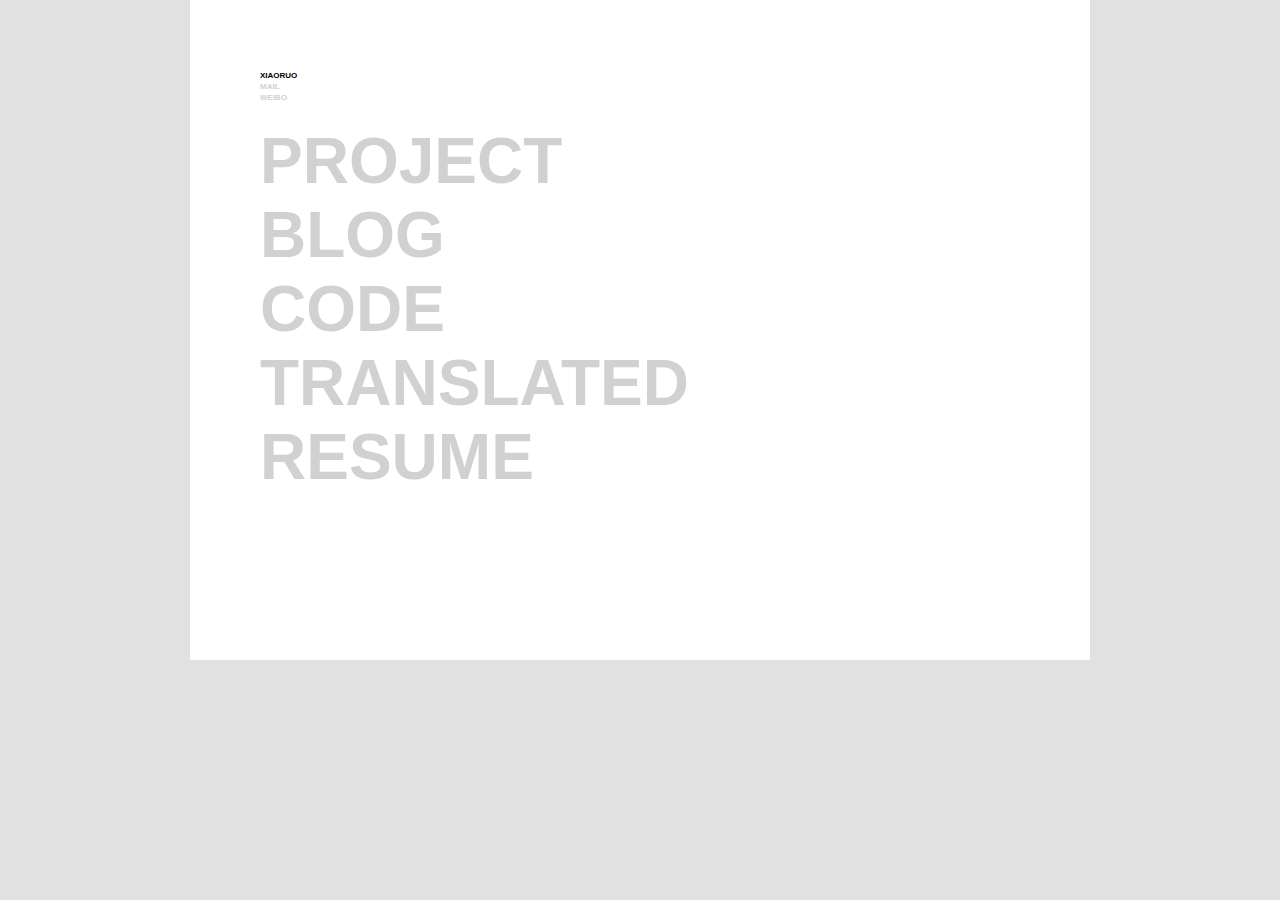
<file: index.html>
<!DOCTYPE html>
<html lang="en">
<head>
    <meta charset="UTF-8">
    <title>晓婼</title>
    <link rel="icon" href="./images/logo.ioc" type="image/x-iocn">
    <link rel="stylesheet" href="./css/main.css"></head>
<body>
    <div class="main" id="main">
        <ul class="small">
            <li>
                <a href="javascript:void(0);" class="author" id="author">XIAORUO</li>
            </a>
            <li>
                <a href="mailto:tian.ruo@outlook.com" target="_blank">MAIL</li>
            </a>
            <li>
                <a href="http://weibo.com/u/3315650703" target="_blank">WEIBO</li>
            </a>
        </ul>
        <ul class="big">
            <li>
                <a href="./project/project.html">PROJECT</li>
            </a>
            <li>
                <a href="http://www.cnblogs.com/xiaoruo/" target="_blank">BLOG</li>
            </a>
            <li>
                <a href="github.com/xiaoruo" target="_blank">CODE</li>
            </a>
            <li>
                <a href="http://www.w3cplus.com/blogs/%E6%99%93%E5%A9%BC" target="_blank">TRANSLATED</li>
            </a>
            <li>
                <a href="resume.html">RESUME</li>
            </a>
        </ul>
    </div>
    <div class="popups none" id="popups">
        <!-- <div class="my-photo"></div> -->
        <p>
            晓婼
            <span>——大连民族大学在校生，热爱前端，热爱美食。希望加入一个优秀的团队，快乐的工作，快乐的玩耍~~</span>
        </p>
        <p>
            <span>TIAN.RUO@OUTLOOK.COM</span> /
            <span>188 4082 1390</span>
        </p>
    </div>
    <script src="./js/tool.js"></script>
    <script src="./js/main.js"></script>
    <script>
        xiaoRuo.popups();
    </script>
</body>
</html>
</file>
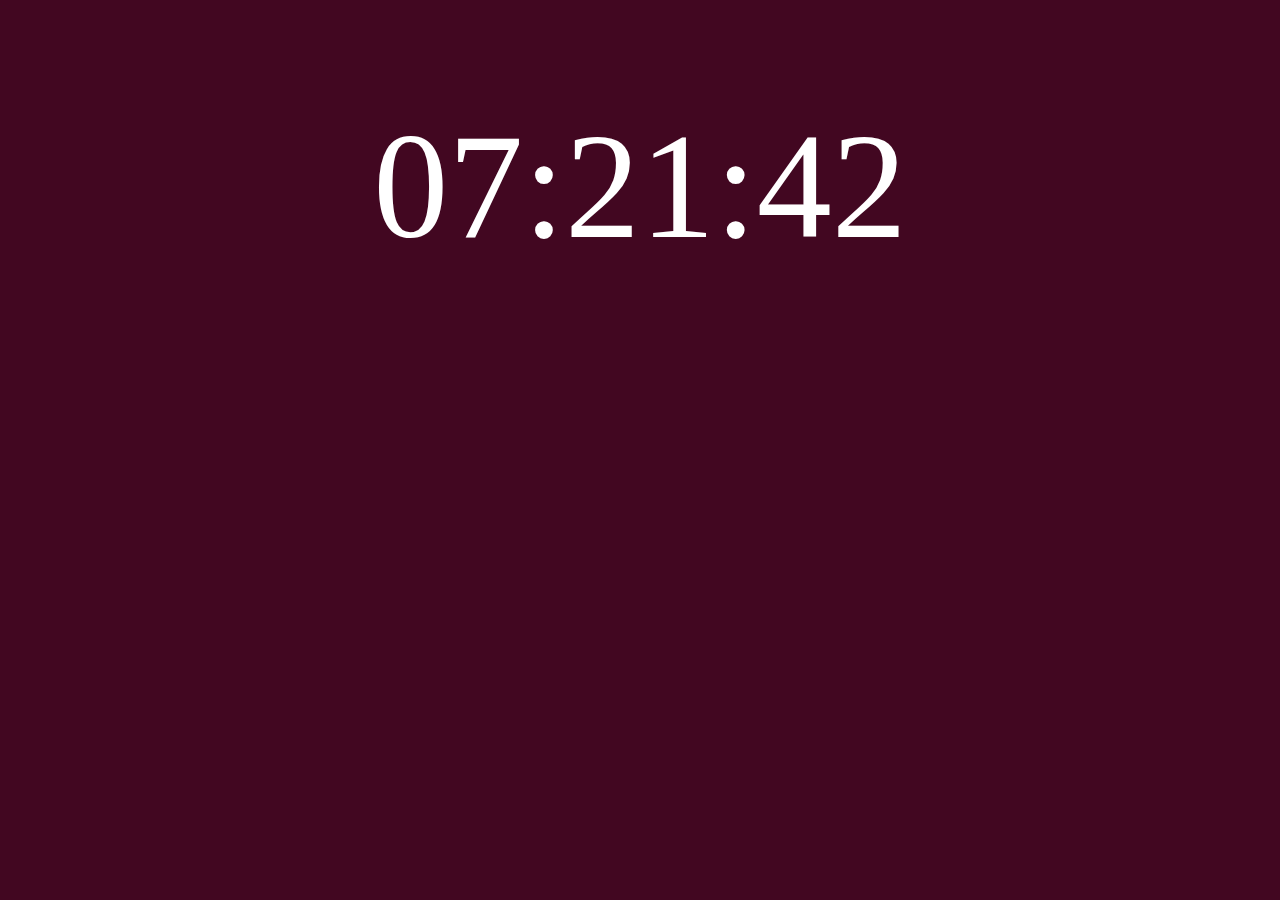
<file: project/backgroundTime/index.html>
<!DOCTYPE html>
<html lang="en">
<head>
	<meta charset="UTF-8">
	<title>时间背景色</title>
	<style>
		#time{
			width: 700px;
			height: 300px;
			margin: 100px auto;
			font-size: 150px;
			text-align: center;
			color:#fff;
		}
	</style>
</head>
<body>
	<div id="time"></div>
</body>
<script>
	showTimes();
	function showTimes() {
		var t = new Date();
		var hour = t.getHours() <= 9 ? '0' + t.getHours() : t.getHours();
		var minute = t.getMinutes() <= 9 ? '0' + t.getMinutes() : t.getMinutes();
		var second = t.getSeconds() <= 9 ? '0' + t.getSeconds() : t.getSeconds();
		var show =  hour + ":" + minute + ":" + second + " " ;
		var time = document.getElementById("time");
		time.innerHTML = show;
		var bgColor  = "#" + second + hour+ minute;
		document.body.style.backgroundColor = bgColor;
		setTimeout(showTimes,1000);
	}
</script>
</html>
</file>
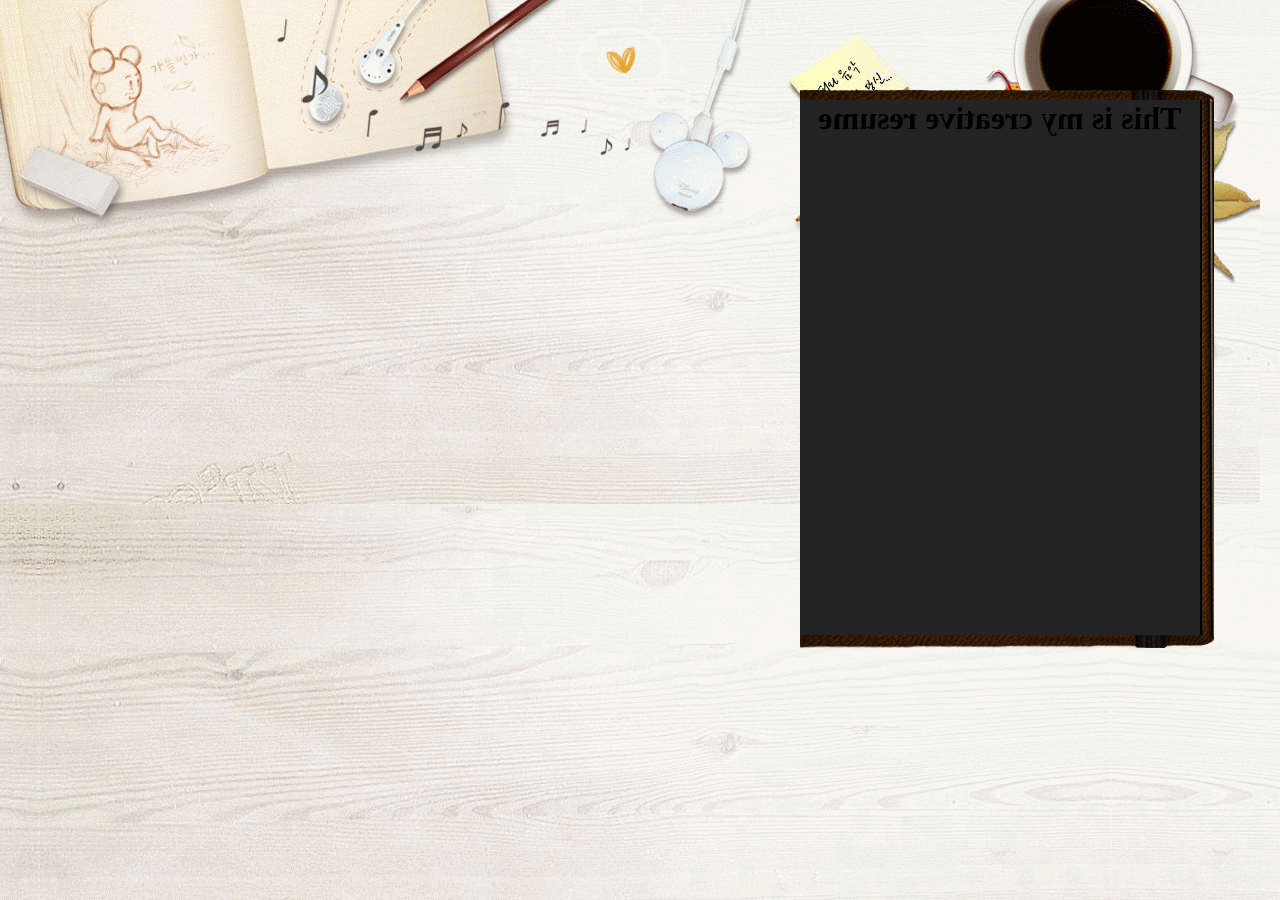
<file: project/css3Book/index.html>
<!DOCTYPE html>
<html lang="en">
<head>
	<meta charset="UTF-8">
	<link rel="stylesheet" href="./css/css3.css">
	<title>my book</title>
</head>
<body>
	<div id="myBook">
		<div class="book">
			<div>
				<div class="left"></div>
				<div class="right">
					<h1>This is my creative resume</h1>
				</div>
			</div>
			<div>
				<div class="book-pages left">
					<p>1</p>
					<div class="photo"></div>
					<div class="hello">HELLO，很荣幸您可以翻阅我的书籍~</div>
					<div class="schedule schedule_1"style="background: url(./images/100.png)">100%</div>
					<div class="schedule schedule_2" style="background: url(./images/2.png)">70%</div>
					<div class="schedule schedule_3" style="background: url(./images/60.png)">60%</div>
					<div class="schedule schedule_4" style="background: url(./images/50.png)">50%</div>
				</div>
				<div class="book-pages right">
					<p>2</p>
				</div>
			</div>
			<div>
				<div class="book-pages left">
					<p>3</p>
				</div>
				<div class="book-pages right">
					<p>4</p>
				</div>
			</div>
			<div>
				<div class="book-pages left">
					<p>5</p>
				</div>
				<div class="book-pages right">
					<p>6</p>
				</div>
			</div>
			<div>
				<div class="book-pages left">
					<p>7</p>
				</div>
				<div class="book-pages right"></div>
			</div>
		</div>
	</div>
	<script type="text/javascript">
		var books = document.querySelectorAll('.book');
		for (var i = 0; i < books.length; i++) {
			var book = books[i];
			var pages = book.childNodes;
			for (var j = 0; j < pages.length; j++) {
			    if (pages[j].tagName == "DIV") {
				    setTransform(pages[j], 'translate3d(0px, 0px, '+(-j)+'px)');
			    }
		    }
		}
		var px,py,sx,sy,down,rot=0,rotX=0,rotY=0,cancel;
		var cardPage = document.querySelector('#myBook > div');
		var pages = document.querySelectorAll('#myBook > div > div');
		var currentPage = 0;
		window.onmousedown = function(ev) {
			down = true;
			cancel = false;
			sx = px = ev.clientX;
			sy = py = ev.clientY;
			ev.preventDefault();
		}
		window.onmouseup = function(ev) {
			down = false;
		}
		window.onmousemove = function(ev) {
			if (down) {
			    var x = ev.clientX;
			    var y = ev.clientY;
			    var dx = x-px;
			    px = x;
			    cancel = cancel || ((x-sx)*(x-sx)+(y-sy)*(y-sy) > 25);
			    rotY -= dx * 1;
			    setTransform(cardPage, 'rotateY('+rotY+'deg)');
			    ev.preventDefault();
			}
		}
		window.onclick = function(ev) {
			if (cancel) return;
			if (ev.clientX < 800) {
				previousPage();
			} else {
				nextPage();
			}
			ev.preventDefault();
		}
		function previousPage(){
			if (currentPage > 0) {
				currentPage--;
				setTransform(pages[currentPage], 'translate3d(0px,0px,'+(-currentPage)+'px) rotateY(0deg)');
			}
		}
		function nextPage(){
			if (currentPage < pages.length) {
				setTransform(pages[currentPage], 'translate3d(0px,0px,'+currentPage+'px) rotateY(-150deg)');
				currentPage++;
			}
		}
		function setTransform(e,v){
			var s = e.style;
			s.webkitTransform =
			s.MozTransform =
			s.msTransform =
			s.OTransform =
			s.transform = v;
		}
	</script></body>
</html>
</file>
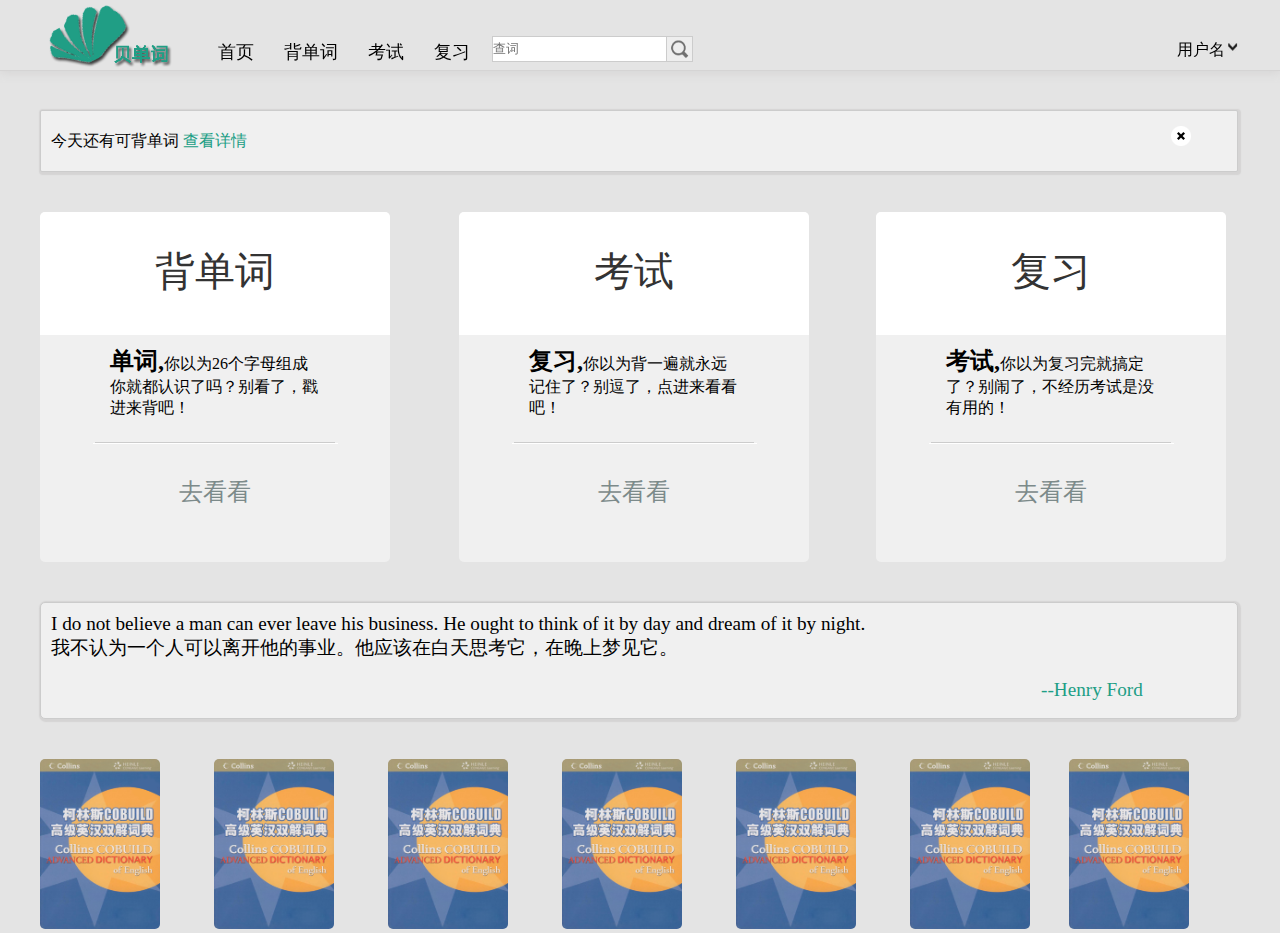
<file: project/EnglishWord/index.html>
<!DOCTYPE html>
<html lang="en">
	<head>
		<meta charset="UTF-8">
		<title>贝单词</title>
		<link rel="icon" href="./images/title.ioc" type="image/x-iocn" />
		<link rel="stylesheet" href="./css/main.css" type="text/css">
		<link rel="stylesheet" href="./css/nav.css" type="text/css">
		<link rel="stylesheet" href="./css/font-awesome.min.css" type="text/css">
		<script type="text/javascript" src="./js/jquery-2.1.1.min.js"></script>
		<script type="text/javascript" src="./js/main.js"></script>
	</head>
	<body>
		<div class="nav">
			<div class="nav-main">
				<a class="logo" href="#"><img src="./images/logo.png"></a>
				<ul>
					<li><a href="#">首页</a></li>
					<li><a href="#">背单词</a></li>
					<li><a href="#">考试</a></li>
					<li><a href="#">复习</a></li>
				</ul>
				<form action="url">
					<input type="text" name="search" placeholder="查词" />
					<input class="search" type="image" src="./images/search.png" />
				</form>
				<div id="select" onmouseover="overDiv()" onmouseout="outDiv()">
					<a class="name" href="#">用户名<img src="./images/navdown.png"></a>
					<div id="select2">
						<div class="first">
							<a href="#">错过的单词</a>
							<a href="#">我的等级</a>
						</div>
						<div class="second">
							<a href="#">设置</a>
							<a href="#">退出</a>
						</div>
					</div>
				</div>

			</div>
		</div>
		<!-- 导航栏 -->
		<div style="height:110px;width:100%"></div>
		<!-- 填充导航固定布局 -->
		 <div class="main">
			<div id="prompt">
				<span>今天还有可背单词</span>
				<a href="#">查看详情</a>
				<a class="cancel" href="javascript:cancel()"></a>
			</div><!-- 提示条 -->
			<div class="row">
				<a class="span1">
					<div class="span-top">背单词</div>
					<div class="word">
						<b>单词,</b>你以为26个字母组成你就都认识了吗？别看了，戳进来背吧！
					</div>
					<div class="span3">
						去看看
					</div>
				</a>
				<a class="span1">
					<div class="span-top">考试</div>
					<div class="word">
						<b>复习,</b>你以为背一遍就永远记住了？别逗了，点进来看看吧！
					</div>
					<div class="span3">
						去看看
					</div>
				</a>
				<a class="span2">
					<div class="span-top">复习</div>
					<div class="word">
						<b>考试,</b>你以为复习完就搞定了？别闹了，不经历考试是没有用的！
					</div>
					<div class="span3">
						去看看
					</div>
				</a>
			</div>	<!-- 块状导航 -->
			<div class="famous">
				<p>I do not believe a man can ever leave his business. He ought to think of it by day and dream of it by night.</p>
				<p>我不认为一个人可以离开他的事业。他应该在白天思考它，在晚上梦见它。</p>
				<br />
				<p class="people">--Henry Ford</p>
			</div> <!-- 名人名言 -->
				<div class="footer">
				<a class="book" href="#"><img src="./images/book.png" alt=""></a>
				<a class="book" href="#"><img src="./images/book.png" alt=""></a>
				<a class="book" href="#"><img src="./images/book.png" alt=""></a>
				<a class="book" href="#"><img src="./images/book.png" alt=""></a>
				<a class="book" href="#"><img src="./images/book.png" alt=""></a>
				<a class="book" href="#"><img src="./images/book.png" alt=""></a>
				<a class="book2" href="#"><img src="./images/book.png" alt=""></a>
			</div>
		</div> 
	</body>
</html>
</file>
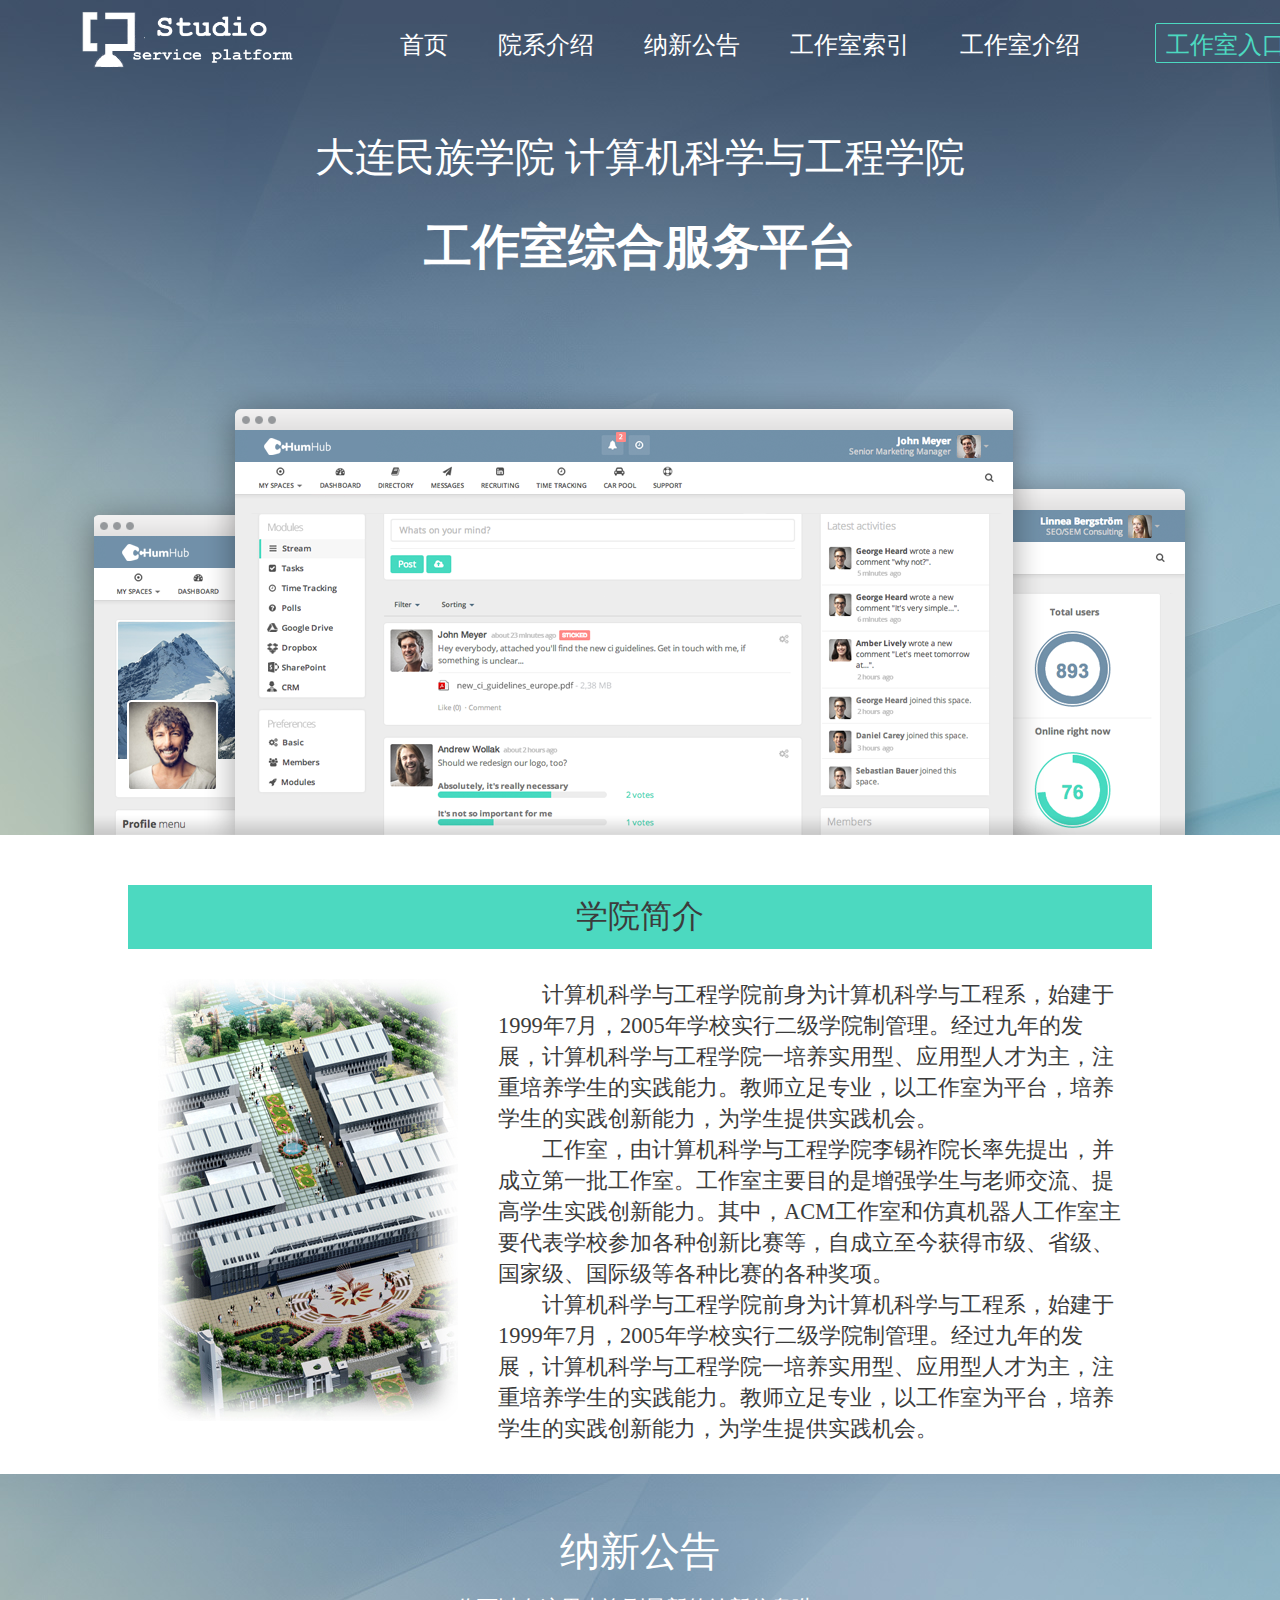
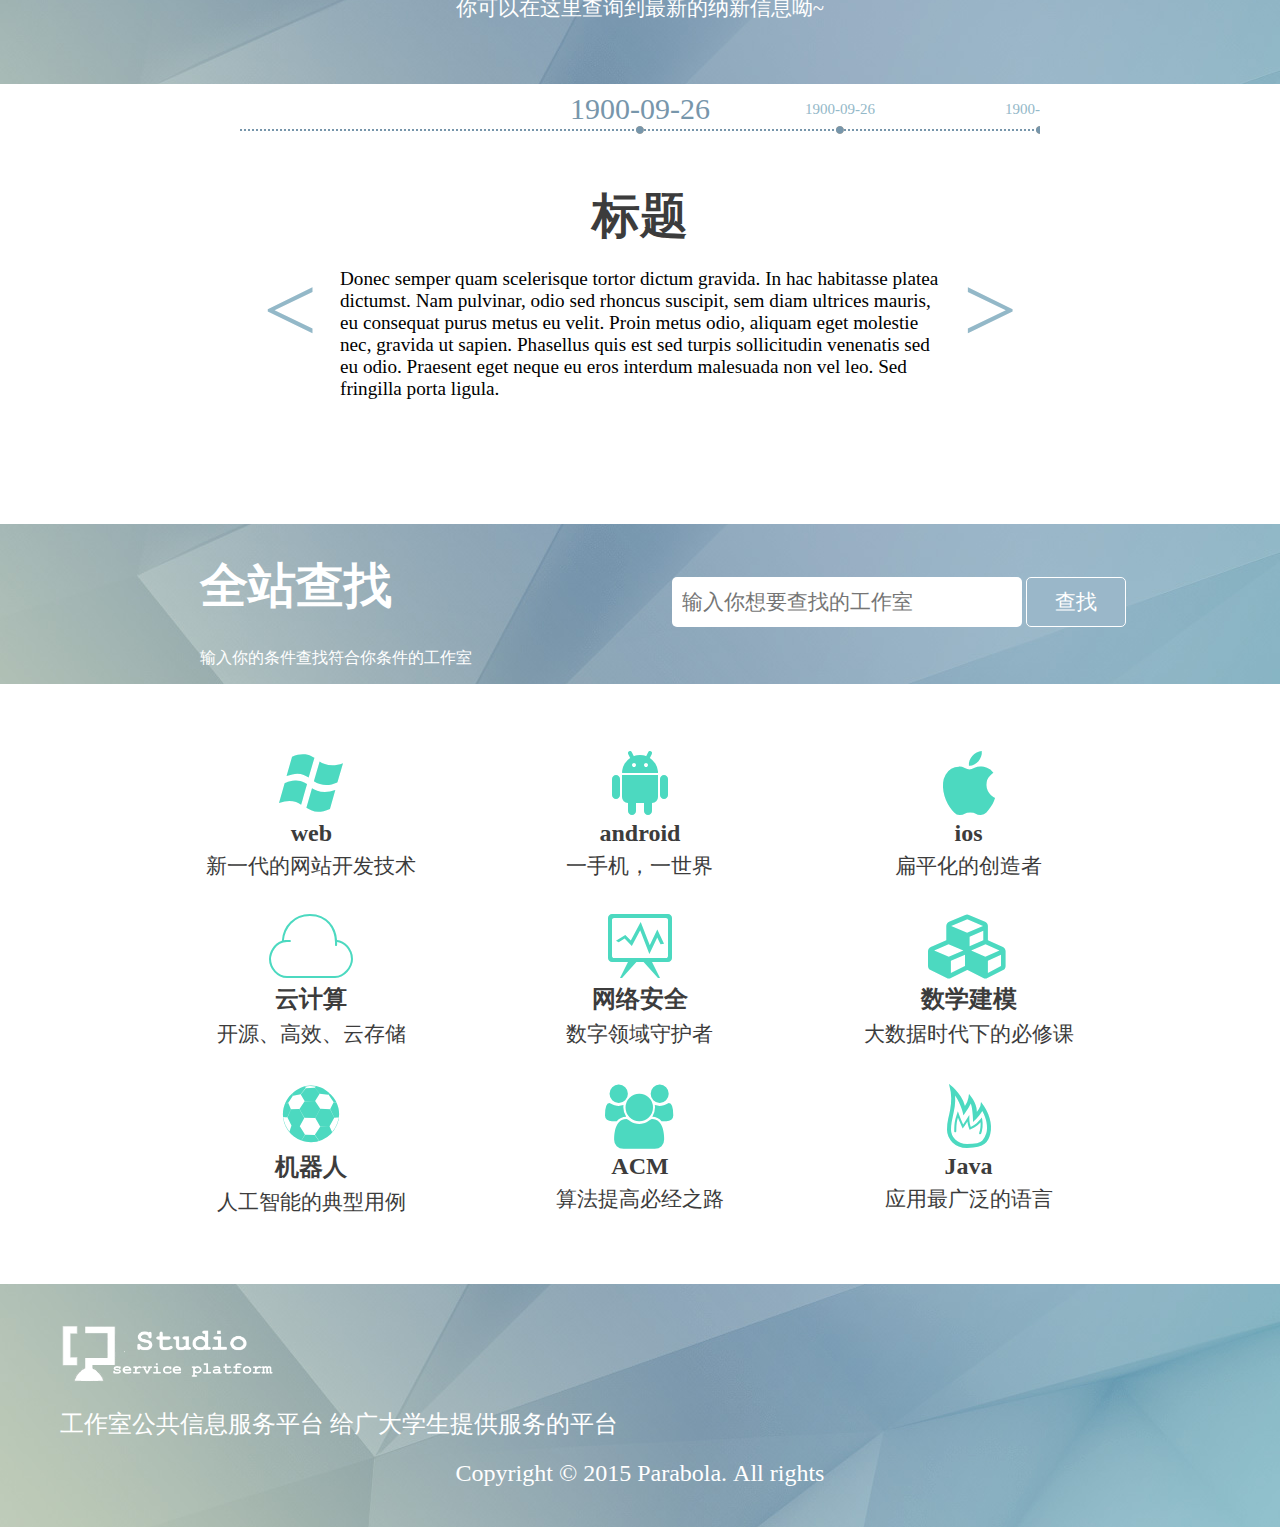
<file: project/gongzuoshi/index.html>
<!DOCTYPE html>
<html lang="en">
<head>
	<meta charset="UTF-8">
	<title>工作室综合信息服务平台</title>
	<link rel="icon" href="./images/ioc.ioc" type="image/x-iocn">
	<link rel="stylesheet" type="text/css" href="./css/total.css">
	<link rel="stylesheet" type="text/css" href="./css/main.css">
	<link rel="stylesheet" href="./css/style.css">
	<!--[if lt IE 8]>
	<link rel="stylesheet" href="./css/ie7.css">
	<![endif]-->
	<script src="./js/jquery.1.4.2-min.js" type="text/javascript"></script>
	<script src="./js/jquery.color.js" type="text/javascript"></script>
	<script src="./js/jquery.timelinr-0.9.3.js" type="text/javascript"></script>
	<script src="./js/main.js" type="text/javascript"></script>
</head>
<body>
	<div id="top" class="nav clearfix">
		<a class="nav-logo" href="#top">
			<img src="./images/logo.png" alt=""></a>
		<ul class="nav-bar clearfix">
			<li>
				<a href="#top">首页</a>
			</li>
			<li>
				<a href="#college">院系介绍</a>
			</li>
			<li>
				<a href="#notice">纳新公告</a>
			</li>
			<li>
				<a href="#search">工作室索引</a>
			</li>
			<li>
				<a href="introduce.html">工作室介绍</a>
			</li>
		</ul>
		<a class="nav-bgd" href="#">工作室入口</a>
	</div>
	<h2>大连民族学院&nbsp;计算机科学与工程学院</h2>
	<h1>工作室综合服务平台</h1>
	<div class="public"></div>
	<!-- 第一部分 -->
	<div id="college"class="clearfix">
		<h3>学院简介</h3>
		<div class="college-left clearfix">
			<img src="./images/bgg.jpg">
			　　计算机科学与工程学院前身为计算机科学与工程系，始建于1999年7月，2005年学校实行二级学院制管理。经过九年的发展，计算机科学与工程学院一培养实用型、应用型人才为主，注重培养学生的实践能力。教师立足专业，以工作室为平台，培养学生的实践创新能力，为学生提供实践机会。
			<br/>
			　　工作室，由计算机科学与工程学院李锡祚院长率先提出，并成立第一批工作室。工作室主要目的是增强学生与老师交流、提高学生实践创新能力。其中，ACM工作室和仿真机器人工作室主要代表学校参加各种创新比赛等，自成立至今获得市级、省级、国家级、国际级等各种比赛的各种奖项。<br/>
			　　计算机科学与工程学院前身为计算机科学与工程系，始建于1999年7月，2005年学校实行二级学院制管理。经过九年的发展，计算机科学与工程学院一培养实用型、应用型人才为主，注重培养学生的实践能力。教师立足专业，以工作室为平台，培养学生的实践创新能力，为学生提供实践机会。
		</div>
	</div>
	<!-- 第二部分 -->
	<div id="notice">
		<div class="notice-head">
			<h2>纳新公告</h2>
			<p>你可以在这里查询到最新的纳新信息呦~</p>
		</div>
		<div class="notice-main">
			<div id="timeline">
				<ul id="dates">
					<li><a href="javascript:void(0)">1900-09-26</a></li>
					<li><a href="javascript:void(0)">1900-09-26</a></li>
					<li><a href="javascript:void(0)">1900-09-26</a></li>
					<li><a href="javascript:void(0)">1900-09-26</a></li>
					<li><a href="javascript:void(0)">1900-09-26</a></li>
					<li><a href="javascript:void(0)">1900-09-26</a></li>
					<li><a href="javascript:void(0)">1900-09-26</a></li>
					<li><a href="javascript:void(0)">1900-09-26</a></li>
					<li><a href="javascript:void(0)">1900-09-26</a></li>
					<li><a href="javascript:void(0)">1900-09-26</a></li>
				</ul>
				<ul id="issues">
					<li id="#1900">
						<h1>标题</h1>
						<p>Donec semper quam scelerisque tortor dictum gravida. In hac habitasse platea dictumst. Nam pulvinar, odio sed rhoncus suscipit, sem diam ultrices mauris, eu consequat purus metus eu velit. Proin metus odio, aliquam eget molestie nec, gravida ut sapien. Phasellus quis est sed turpis sollicitudin venenatis sed eu odio. Praesent eget neque eu eros interdum malesuada non vel leo. Sed fringilla porta ligula.</p>
					</li>
					<li id="#1930">
						<h1>标题</h1>
						<p>Donec semper quam scelerisque tortor dictum gravida. In hac habitasse platea dictumst. Nam pulvinar, odio sed rhoncus suscipit, sem diam ultrices mauris, eu consequat purus metus eu velit. Proin metus odio, aliquam eget molestie nec, gravida ut sapien. Phasellus quis est sed turpis sollicitudin venenatis sed eu odio. Praesent eget neque eu eros interdum malesuada non vel leo. Sed fringilla porta ligula.</p>
					</li>
					<li id="#1944">
						<h1>标题</h1>
						<p>Donec semper quam scelerisque tortor dictum gravida. In hac habitasse platea dictumst. Nam pulvinar, odio sed rhoncus suscipit, sem diam ultrices mauris, eu consequat purus metus eu velit. Proin metus odio, aliquam eget molestie nec, gravida ut sapien. Phasellus quis est sed turpis sollicitudin venenatis sed eu odio. Praesent eget neque eu eros interdum malesuada non vel leo. Sed fringilla porta ligula.</p>
					</li>
					<li id="#1950">
						<h1>标题</h1>
						<p>Donec semper quam scelerisque tortor dictum gravida. In hac habitasse platea dictumst. Nam pulvinar, odio sed rhoncus suscipit, sem diam ultrices mauris, eu consequat purus metus eu velit. Proin metus odio, aliquam eget molestie nec, gravida ut sapien. Phasellus quis est sed turpis sollicitudin venenatis sed eu odio. Praesent eget neque eu eros interdum malesuada non vel leo. Sed fringilla porta ligula.</p>
					</li>
					<li id="#1971">
						<h1>标题</h1>
						<p>Donec semper quam scelerisque tortor dictum gravida. In hac habitasse platea dictumst. Nam pulvinar, odio sed rhoncus suscipit, sem diam ultrices mauris, eu consequat purus metus eu velit. Proin metus odio, aliquam eget molestie nec, gravida ut sapien. Phasellus quis est sed turpis sollicitudin venenatis sed eu odio. Praesent eget neque eu eros interdum malesuada non vel leo. Sed fringilla porta ligula.</p>
					</li>
					<li id="#1977">
						<h1>标题</h1>
						<p>Donec semper quam scelerisque tortor dictum gravida. In hac habitasse platea dictumst. Nam pulvinar, odio sed rhoncus suscipit, sem diam ultrices mauris, eu consequat purus metus eu velit. Proin metus odio, aliquam eget molestie nec, gravida ut sapien. Phasellus quis est sed turpis sollicitudin venenatis sed eu odio. Praesent eget neque eu eros interdum malesuada non vel leo. Sed fringilla porta ligula.</p>
					</li>
					<li id="#1989">
						<h1>标题</h1>
						<p>Donec semper quam scelerisque tortor dictum gravida. In hac habitasse platea dictumst. Nam pulvinar, odio sed rhoncus suscipit, sem diam ultrices mauris, eu consequat purus metus eu velit. Proin metus odio, aliquam eget molestie nec, gravida ut sapien. Phasellus quis est sed turpis sollicitudin venenatis sed eu odio. Praesent eget neque eu eros interdum malesuada non vel leo. Sed fringilla porta ligula.</p>
					</li>
					<li id="#1999">
						<h1>标题</h1>
						<p>Donec semper quam scelerisque tortor dictum gravida. In hac habitasse platea dictumst. Nam pulvinar, odio sed rhoncus suscipit, sem diam ultrices mauris, eu consequat purus metus eu velit. Proin metus odio, aliquam eget molestie nec, gravida ut sapien. Phasellus quis est sed turpis sollicitudin venenatis sed eu odio. Praesent eget neque eu eros interdum malesuada non vel leo. Sed fringilla porta ligula.</p>
					</li>
					<li id="#2001">
						<h1>标题</h1>
						<p>Donec semper quam scelerisque tortor dictum gravida. In hac habitasse platea dictumst. Nam pulvinar, odio sed rhoncus suscipit, sem diam ultrices mauris, eu consequat purus metus eu velit. Proin metus odio, aliquam eget molestie nec, gravida ut sapien. Phasellus quis est sed turpis sollicitudin venenatis sed eu odio. Praesent eget neque eu eros interdum malesuada non vel leo. Sed fringilla porta ligula.</p>
					</li>
					<li id="#2011">
						<h1>标题</h1>
						<p>Donec semper quam scelerisque tortor dictum gravida. In hac habitasse platea dictumst. Nam pulvinar, odio sed rhoncus suscipit, sem diam ultrices mauris, eu consequat purus metus eu velit. Proin metus odio, aliquam eget molestie nec, gravida ut sapien. Phasellus quis est sed turpis sollicitudin venenatis sed eu odio. Praesent eget neque eu eros interdum malesuada non vel leo. Sed fringilla porta ligula.</p>
					</li>
				</ul>
				<div id="grad_left"></div>
				<div id="grad_right"></div>
				<a href="javascript:void(0)" id="next">&gt;</a>
				<a href="javascript:void(0)" id="prev">&lt;</a>
			</div>
		</div>
	</div>
	<div id="search" class="clearfix">
		<div class="search-left">
			<h1>全站查找</h1>
			<p>输入你的条件查找符合你条件的工作室</p>
		</div>
		<div class="search-right">
			<form action="">
				<input type="text" placeholder="输入你想要查找的工作室"/>
				<input type="submit" value="查找" />
			</form>
		</div>
	</div>
	<!-- 第三部分 -->
	<div class="guide">
		<table>
			<tr>
				<td >
					<a href="#">
						<span class="icon icon-windows"></span>
						<h3>web</h3>
						<p>新一代的网站开发技术</p>
					</a>
				</td>
				<td> 
					<a href="#">
						<span class="icon icon-android"></span>
						<h3>android</h3>
						<p>一手机，一世界</p>
					</a>
				</td>
				<td>
					<a href="#">
						<span class="icon icon-apple"></span>
						<h3>ios</h3>
						<p>扁平化的创造者</p>
					</a>
				</td>
			</tr>
			<tr>
				<td>
					<a href="#">
						<span class="icon icon-cloud"></span>
						<h3>云计算</h3>
						<p>开源、高效、云存储</p>
					</a>
				</td>
				<td>
					<a href="#">
						<span class="icon icon-stats"></span>
						<h3>网络安全</h3>
						<p>数字领域守护者</p>
					</a>
				</td>
				<td>
					<a href="#">
						<span class="icon icon-cubes"></span>
						<h3>数学建模</h3>
						<p>大数据时代下的必修课</p>
					</a>
				</td>
			</tr>
			<tr>
				<td>
					<a href="#">
						<span class="icon icon-soccer"></span>
						<h3>机器人</h3>
						<p>人工智能的典型用例</p>
					</a>
				</td>
				<td>
					<a href="#">
						<span class="icon icon-group"></span>
						<h3>ACM</h3>
						<p>算法提高必经之路</p>
					</a>
				</td>
				<td>
					<a href="#">
						<span class="icon icon-fire"></span>
						<h3>Java</h3>
						<p>应用最广泛的语言</p>
					</a>
				</td>
			</tr>
		</table>
	</div>
	<!-- 第四部分 -->
	<div class="footer">
		<img class="footer-logo" src="./images/logo.png" />
		<p class="footer-introduce">
			工作室公共信息服务平台 给广大学生提供服务的平台
		</p>
		<p class="footer-copy">
			Copyright &copy; 2015&nbsp;Parabola.&nbsp;All rights
		</p>
	</div>
	<!-- 第五部分 -->
	<div class="backtop icon icon-chevron-up"></div>
	<!-- 返回顶部 -->
	<div id="nav-new">
		<div class="nav clearfix">
			<a class="nav-logo" href="#top">
				<img src="./images/logos.png">
			</a>
			<ul class="nav-bar clearfix">
				<li>
					<a href="#top">首页</a>
				</li>
				<li>
					<a href="#college">院系介绍</a>
				</li>
				<li>
					<a href="#notice">纳新公告</a>
				</li>
				<li>
					<a href="#search">工作室索引</a>
				</li>
				<li>
					<a href="introduce.html">工作室介绍</a>
				</li>
			</ul>
			<a class="nav-bgd" href="#">工作室入口</a>
		</div>
	</div>
	<script>
		$(function() {
			mouseHover();
			backTop();
			showNav();
			skip();
			$().timelinr();
		});
	</script>
</body>
</html>
</file>
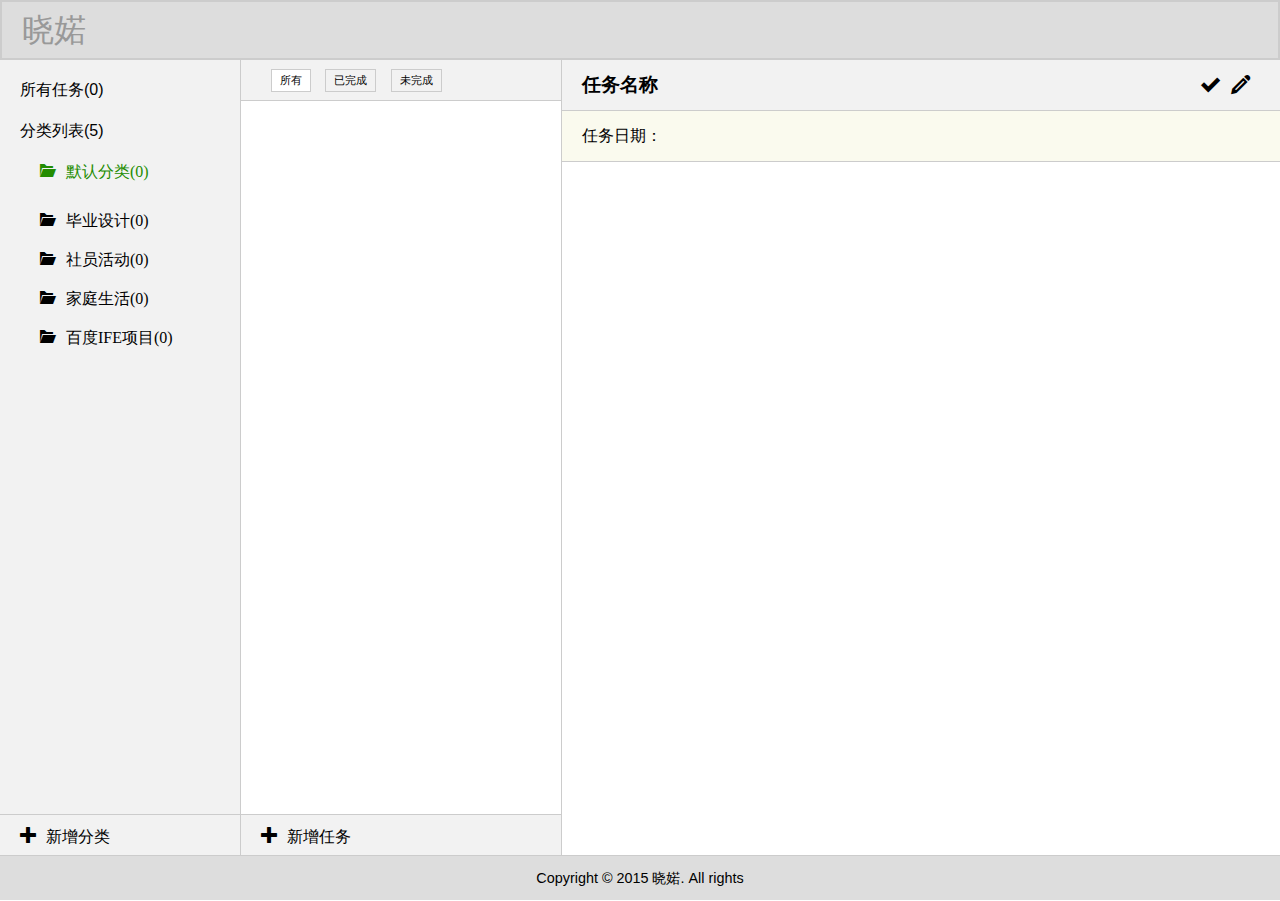
<file: project/ownTask/index.html>
<!DOCTYPE html>
<html lang="en">
<head>
    <meta charset="UTF-8">
    <title>个人任务管理系统</title>
    <link rel="icon" href="./images/title.ioc" type="image/x-iocn">
    <link rel="stylesheet" href="./css/Normalize.css">
    <link rel="stylesheet" href="./css/style.css">
    <link rel="stylesheet" href="./css/main.css"></head>
<body>
    <div class="header">
        <span class="logo">晓婼</span>
    </div>
    <div class="main clearfix">
        <div class="main-file" id="main-file">
            <ul class="file-senior" id="file-senior">
                <li>
                    <span>所有任务(<em>0</em>)</span>
                    <ul class="senior-subord theNone" id="allFile"></ul>
                </li>
                <li>
                    <span>分类列表(<em>5</em>)</span>
                    <ul class="senior-subord theBlock">
                        <li>
                            <span class="icon icon-folder-open theColor">默认分类(<em>0</em>)</span>
                            <ul class="subord-file theBlock" id="defaults"></ul>
                        </li>
                        <li>
                            <span class="icon icon-folder-open">毕业设计(<em>0</em>)</span>
                            <ul class="subord-file theNone" id="graduate"></ul>
                        </li>
                        <li>
                            <span class="icon icon-folder-open">社员活动(<em>0</em>)</span>
                            <ul class="subord-file theNone" id="corporation"></ul>
                        </li>
                        <li>
                            <span class="icon icon-folder-open">家庭生活(<em>0</em>)</span>
                            <ul class="subord-file theNone" id="family"></ul>
                        </li>
                        <li>
                            <span class="icon icon-folder-open">百度IFE项目(<em>0</em>)</span>
                            <ul class="subord-file theNone" id="baidu"></ul>
                        </li>
                    </ul>
                </li>
            </ul>
            <div class="file-add icon icon-plus" id="addCategory">新增分类</div>
        </div>
        <div class="main-list">
            <div class="list-status" id="list-status">
                <a href="javascript:void(0);" class="selected">所有</a>
                <a href="javascript:void(0);">已完成</a>
                <a href="javascript:void(0);">未完成</a>
            </div>
            <ul class="list-time theBlock" id="list-time">
                <!-- 动态插入事件 所有-->
            </ul>
            <ul class="list-time" id="list-time-unfinish">
                <!-- 动态插入事件 未完成-->
            </ul>
            <ul class="list-time" id="list-time-finish">
                <!-- 动态插入事件 已完成-->
            </ul>
            <div class="file-add icon icon-plus" id="addTask">新增任务</div>
        </div>
        <div class="main-content">
            <div class="content-title">
                <span class="title-name" id="title-name">任务名称</span>
                <span class="icon icon-checkmark" id="over" title="任务完成"></span>
                <span class="icon icon-pencil" id="change" title="编辑任务"></span>
            </div>
            <div class="content-time">
                任务日期：
                <span id="show-time"></span>
            </div>
            <div class="content-main" id="content-main"></div>
        </div>
    </div>
    <div class="footer">Copyright &copy; 2015&nbsp;晓婼.&nbsp;All rights</div>
    <div class="prompt theNone" id="prompt">
        <h6>添加分类</h6>
        <p>
            <label for="newName">输入名称：</label>
            <input type="text" id="newName">
        </p>
        <p>
            <button id="submit" type="submit">确认</button>
            <button id="cancel">取消</button>
        </p>
    </div>
    <div class="editor theNone" id="editor">
        <h6>添加编辑任务</h6>
        <p>
            <label for="title">标题：</label>
            <input type="text" id="title">
        </p>
        <p>
            <label for="date">日期：</label>
            <input type="date" id="date">
        </p>
        <p>
            <label for="content">内容：</label>
            <textarea type="text" id="content"></textarea>
        </p>
        <p>
            <button id="submitA" type="submit">确认</button>
            <button id="cancelA">取消</button>
        </p>
    </div>
    <div class="confirm theNone" id="confirm">
        <h6>确认执行操作</h6>
        <p>
            <button id="submitD" type="submit">确认</button>
            <button id="cancelD">取消</button>
        </p>
    </div>
    <script src="./js/EventUtil.js"></script>
    <script src="./js/main.js"></script>
    <script src="./js/data.js"></script>
</body>
</html>
</file>
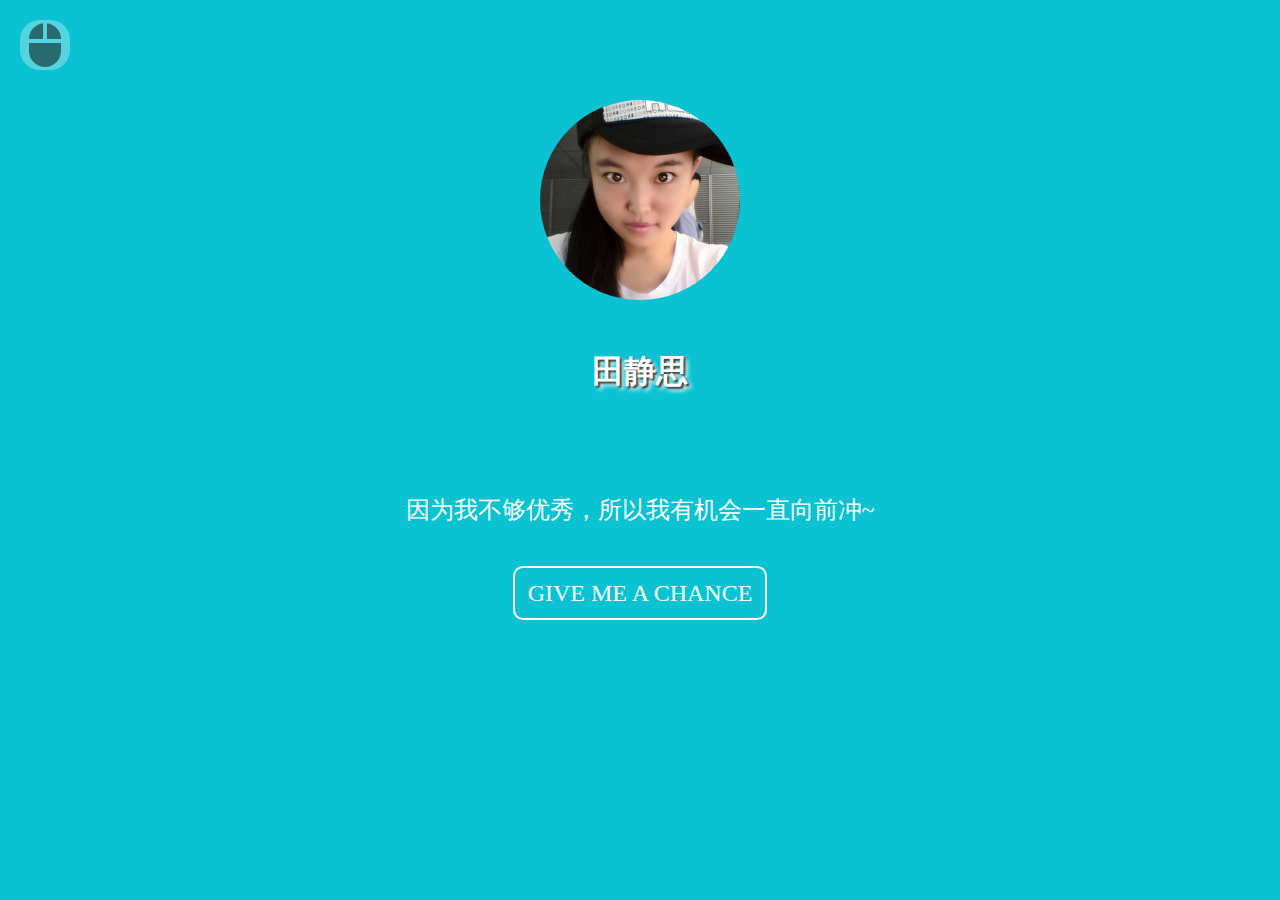
<file: resume.html>
<!DOCTYPE html>
<html lang="en">
<head>
    <meta charset="UTF-8">
    <title>晓婼</title>
    <link rel="icon" href="./images/logo.ioc" type="image/x-iocn">
    <link rel="stylesheet" href="./css/style.css">
    <link rel="stylesheet" href="./css/main.css"></head>
</head>
<body>
    <div class="bodyer" id="bodyer">
        <div class="module xiaoRuo index0">
            <img src="./images/me.jpg" alt="myPhoto">
            <h1>田静思</h1>
            <p>因为我不够优秀，所以我有机会一直向前冲~</p>
            <a href="mailto:tian.ruo@outlook.com" target="_blank">GIVE ME A CHANCE</a>
        </div>
        <div class="module personal index1">
            <div class="personal-main">
                <p class="school">
                    学校
                    <span class="schoolNext next">大连民族大学</span>
                </p>
                <div class="clearfix">
                    <p class="time">
                        毕业时间
                        <span class="timeNext next">2016年6月</span>
                    </p>
                    <h1>个人资料</h1>
                    <p class="specialty">
                        专业
                        <span class="specialtyNext next">计算机科学与技术</span>
                    </p>
                </div>
                <p class="position">
                    就职方向
                    <span class="positionNext next">web前端开发</span>
                </p>
            </div>
        </div>
        <div class="module technical index2">
            <h1>技术优势</h1>
            <table>
                <tr>
                    <td>html</td>
                    <td>
                        <div class="html">
                            <p>html</p>
                        </div>
                    </td>
                </tr>
                <tr>
                    <td>css</td>
                    <td>
                        <div class="css">
                            <p>css</p>
                        </div>
                    </td>
                </tr>
                <tr>
                    <td>JavaScript</td>
                    <td>
                        <div class="JavaScript">
                            <p>JavaScript</p>
                        </div>
                    </td>
                </tr>
                <tr>
                    <td>jQuery</td>
                    <td>
                        <div class="jQuery">
                            <p>jQuery</p>
                        </div>
                    </td>
                </tr>
                <tr>
                    <td>HTML5/CSS3</td>
                    <td>
                        <div class="html5">
                            <p>HTML5/CSS3</p>
                        </div>
                    </td>
                </tr>
                <tr>
                    <td>Bootstrap/Foundation</td>
                    <td>
                        <div class="bootstrap">
                            <p>Bootstrap/FoundatiSSon</p>
                        </div>
                    </td>
                </tr>
                <tr>
                    <td>PhotoShop</td>
                    <td>
                        <div class="ps">
                            <p>PhotoShop</p>
                        </div>
                    </td>
                </tr>
            </table>
        </div>
        <div class="module project index3">
            <h1>项目经验</h1>
            <div class="project-content">
                <div class="content-left">
                    <div class="item">
                        <h1>
                            <a href="./project/gongzuoshi/index.html">工作室综合信息服务平台</a>
                        </h1>
                        <p>2015年大学生创新创业项目。该项目是对计算机科学与工程学院所有工作室进行统一宣传与管理。</p>
                    </div>
                    <div class="item">
                        <h1>
                            <a href="http://www.dlnu.edu.cn/jjjcc/">通源系统下页面编写</a>
                        </h1>
                        <p>于2013-2014年期间，为学校大连民族大学纪检监察处、心理咨询与发展中心等二级站点进行网站前端页面编写。</p>
                    </div>
                    <div class="item">
                        <h1>
                            <a href="#">RoboCup仿真机器人</a>
                        </h1>
                        <p>参与并负责 RoboCup 仿真MS轮式足球项目开发。在该项目中，本人主要负责项目的决策层的开发。</p>
                    </div>
                </div>
                <div class="content-right">
                    <div class="item">
                        <h1>
                            <a href="./project/ownTask/index.html">个人任务管理系统</a>
                        </h1>
                        <p>使用localStorage编码个人任务管理系统，用面向对象的思想进行JavaScript代码书写。</p>
                    </div>
                    <div class="item">
                        <h1>
                            <a href="./project/css3Book/index.html">css3翻书</a>
                        </h1>
                        <p>使用css3制作翻书动画效果，可以翻页、旋转，并且在视觉效果上对书的厚度进行了处理。</p>
                    </div>
                    <div class="item">
                        <h1>
                            <a href="http://xiaoruo.github.io/draw-board/">canvas 画板</a>
                        </h1>
                        <p>使用html5 cnavas制作的简单画板，可以选择绘制形状或者自行书写</p>
                    </div>
                </div>
            </div>
            <a class="seeCode" href="https://github.com/xiaoruo">查看源代码</a>
        </div>
        <div class="module evaluation index4">
            <h1>自我评价</h1>
            <p>
                性格开朗，乐观自信，具备很强的学习能力，在上学期间广泛学习计算机有关知识，对编码充满热情。在团队合作中，热爱交流，懂得奉献，乐于为他人解决问题。做事踏实认真，有很强的责任感。对新鲜事物比较敏感， 经常了解前端最新的知识动态。
            </p>
        </div>
        <div class="module invite index5">
            <h1>收了我吧</h1>
            <div class="invite-content">
                <p>
                    <a href="./index.html">晓婼主页</a>
                    <a href="./project/project.html">项目列表</a>
                </p>
                <p>MAIL: tian.ruo@outlook.com</p>
                <a class="paper" href="./resume/田静思（前端开发）.pdf">我的简历</a>
            </div>
        </div>
    </div>
    <div class="tip icon icon-mouse"></div>
    <script src="./js/tool.js"></script>
    <script src="./js/main.js"></script>
    <script>
        xiaoRuo.setHeight();
        xiaoRuo.screenScrolling();
    </script>
</body>
</html>
</file>
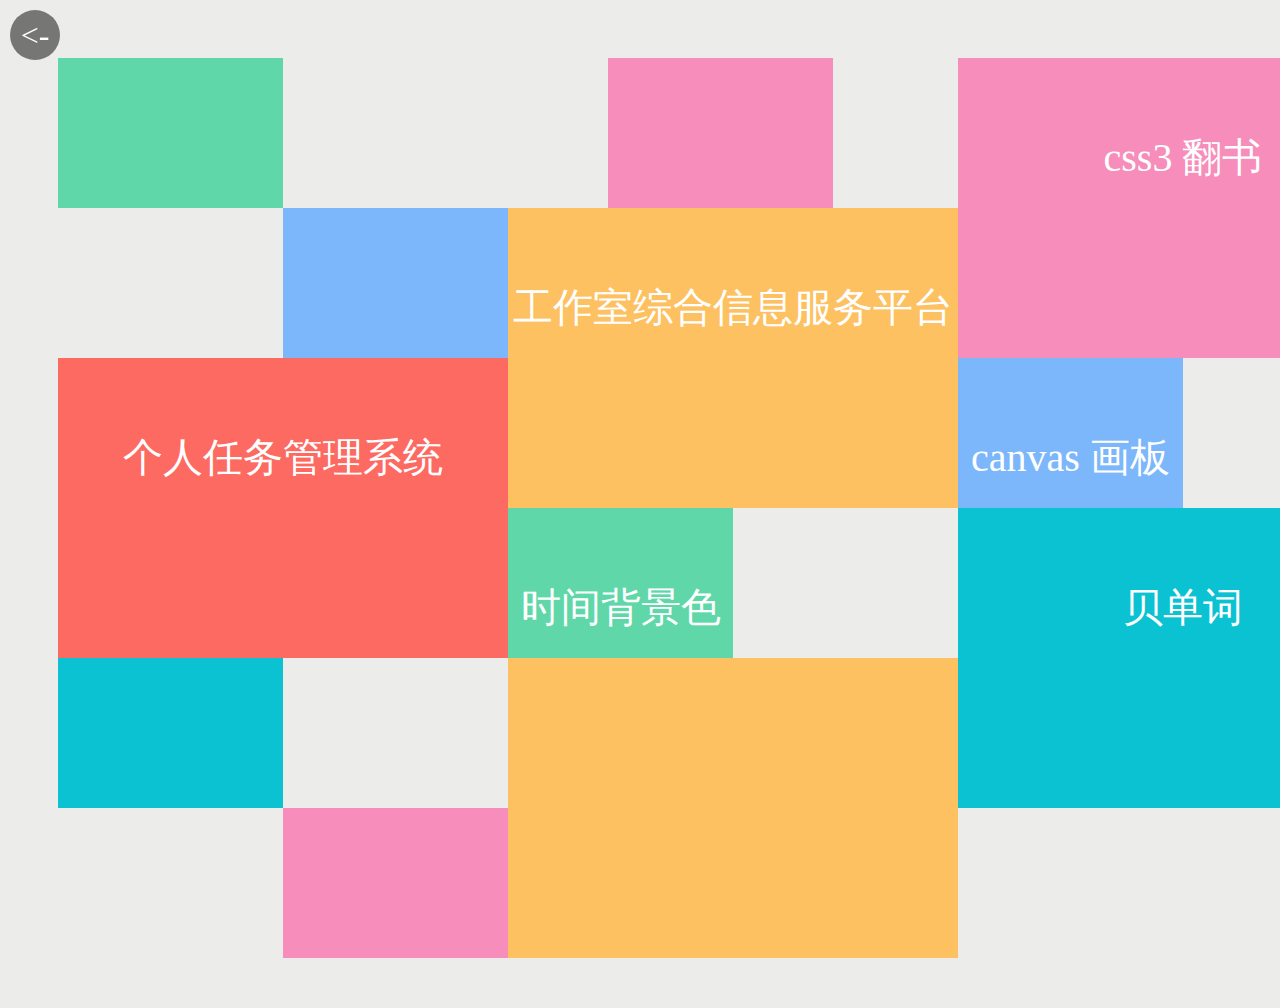
<file: project/project.html>
<!DOCTYPE html>
<html lang="en">
<head>
    <meta charset="UTF-8">
    <title>晓婼</title>
    <link rel="icon" href="../images/logo.ioc" type="image/x-iocn">
    <link rel="stylesheet" href="./css/project.css">
</head>
<body>
    <div class="main" id="main">
        <div class="small div1"><a></a></div>
        <div class="small div2"><a></a></div>
        <div class="small div3"><a></a></div>
        <div class="small div4"><a href="http://xiaoruo.github.io/draw-board/">canvas 画板</a></div>
        <div class="small div5"><a></a></div>
        <div class="small div6"><a></a></div>
        <div class="small div7"><a href="./backgroundTime/index.html">时间背景色</a></div>
        <div class="small div8"><a></a></div>
        <div class="small div9"><a></a></div>
        <div class="small div10"><a></a></div>
        <div class="big div11"><a href="./gongzuoshi/index.html">工作室综合信息服务平台</a></div>
        <div class="big div12"><a href="./ownTask/index.html">个人任务管理系统</a></div>
        <div class="big div13"><a href="./css3Book/index.html">css3 翻书</a></div>
        <div class="big div14"><a href="./EnglishWord/register.html">贝单词</a></div>
        <div class="big div15"><a></a></div>
        <div class="big div16"><a></a></div>
    </div>
    <a class="back" href="../index.html"><-</a>
    <script src="../js/tool.js"></script>
    <script src="./js/project.js"></script>
</body>
</html>
</file>
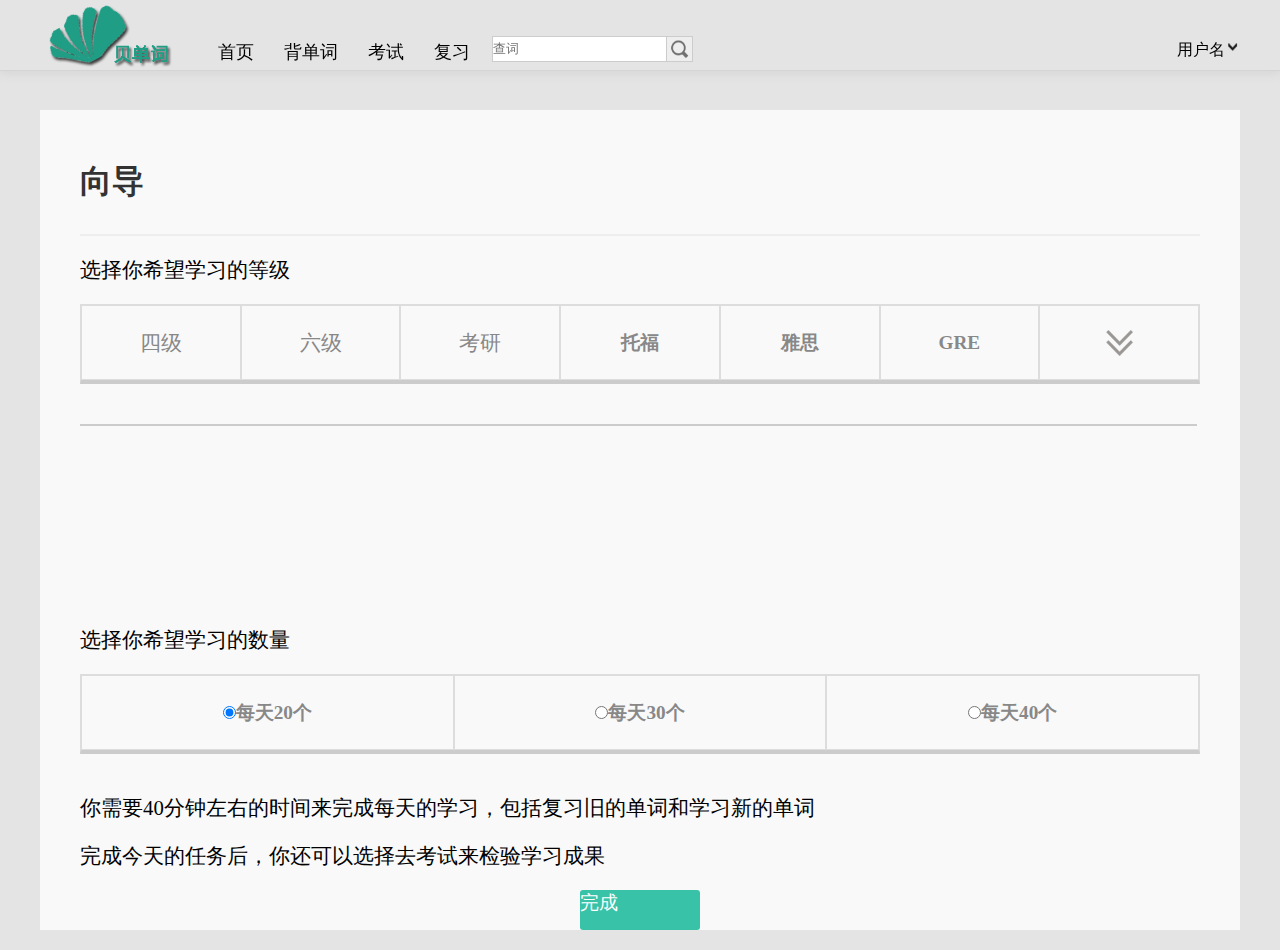
<file: project/EnglishWord/guide.html>
<!DOCTYPE html>
<html lang="en">
<head>
	<meta charset="UTF-8">
	<title>贝单词</title>
	<link rel="icon" href="./images/title.ioc" type="image/x-iocn" />
	<link rel="stylesheet" href="./css/main.css" type="text/css">
	<link rel="stylesheet" href="./css/nav.css" type="text/css">
	<link rel="stylesheet" href="./css/font-awesome.min.css" type="text/css">
	<script type="text/javascript" src="./js/jquery-2.1.1.min.js"></script>
	<script type="text/javascript" src="./js/main.js"></script>
</head>
<body>
	<div class="nav">
		<div class="nav-main">
			<a class="logo" href="#"><img src="./images/logo.png"></a>
			<ul>
				<li><a href="#">首页</a></li>
				<li><a href="#">背单词</a></li>
				<li><a href="#">考试</a></li>
				<li><a href="#">复习</a></li>
			</ul>
			<form action="url">
				<input type="text" name="search" placeholder="查词" />
				<input class="search" type="image" src="./images/search.png" />
			</form>
			<div id="select" onmousemove="overDiv()" onmouseout="outDiv()">
				<a class="name" href="#">用户名<img src="./images/navdown.png"></a>
				<div id="select2">
					<div class="first">
						<a href="#">我的空间</a>
						<a href="#">我的等级</a>
					</div>
					<div class="second">
						<a href="#">设置</a>
						<a href="#">退出</a>
					</div>
				</div>
			</div>

		</div>
	</div>
	<!-- 导航栏 -->
	<div style="height:110px;width:100%"></div>
	<!-- 填充导航固定布局 -->
	<div class="guide">
		<form action="#" method="get">
			<h1>向导</h1>
			<p>选择你希望学习的等级</p>
			<table class="cal" summary="the grade you choose" cellspacing="0">
				<tr>
					<th><input type="submit" value="四级" id="choose0" /></th>
					<th><input type="submit" value="六级" id="choose1" /></th>
					<th><input type="submit" value="考研" id="choose2" /></th>
					<th>托福</th>
					<th>雅思</th>
					<th>GRE</th>
					<th id="bgi"><a href="javascript:show()"></a></th>
				</tr>
				<tr id="none">
					<th>托业</th>
					<th>GMAT</th>
					<th>SAT</th>
					<th>高中</th>
					<th>初中</th>
					<th>小学</th>
					<th> </th>
				</tr>
			</table>
			<div style="width:1115px ; height:0 ; border: 1px solid #CCCCCC ; margin-bottom:200px;"></div>
			<div id="number">
				<p>选择你希望学习的数量</p>
				<table class="cal" summary="the number you choose" cellspacing="0">
					<tr>
						<th><input type="radio" name="number" checked />每天20个</th>
						<th><input type="radio" name="number" />每天30个</th>
						<th><input type="radio" name="number" />每天40个</th>
					</tr>
				</table>
				<p>你需要40分钟左右的时间来完成每天的学习，包括复习旧的单词和学习新的单词<p>
				<p>完成今天的任务后，你还可以选择去考试来检验学习成果</p>
				<a id="buttom" href="index.html">完成</a>
			</div>

		</form>
	</div>
</body>
</html>
</file>
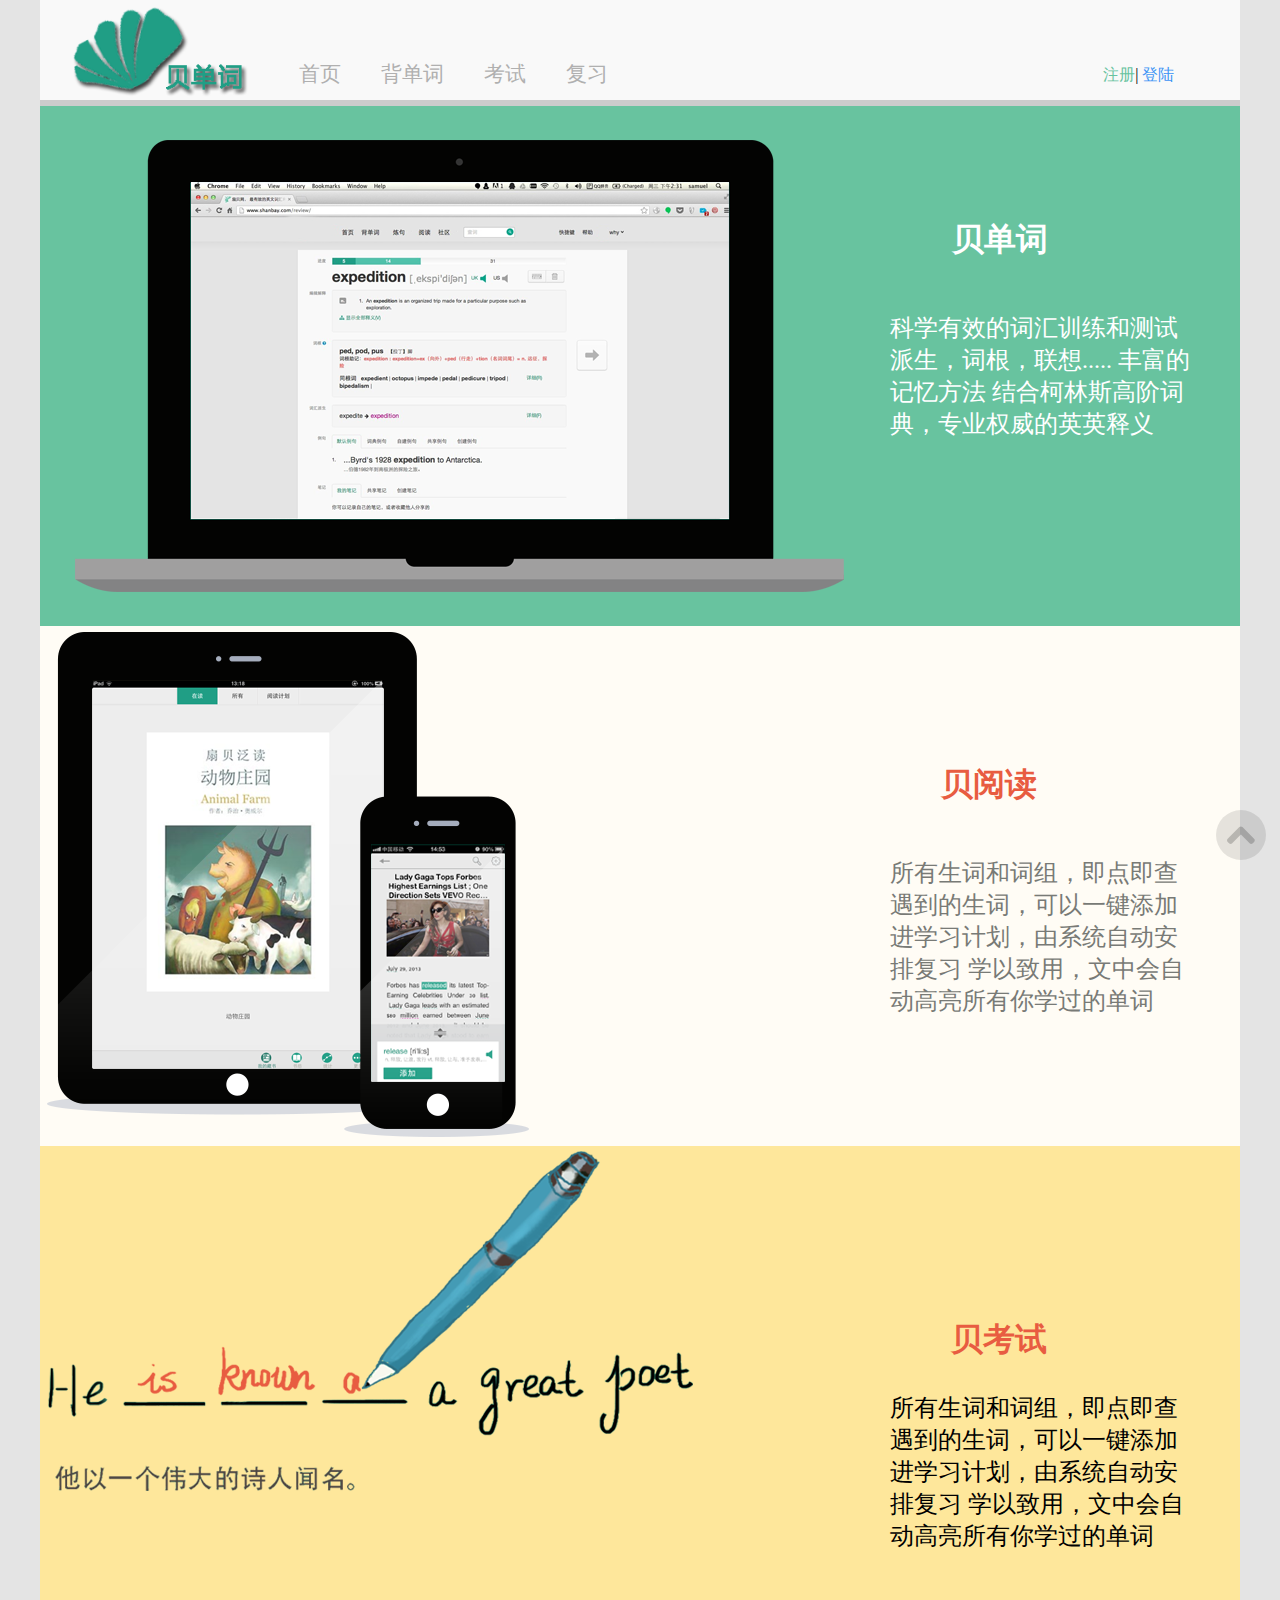
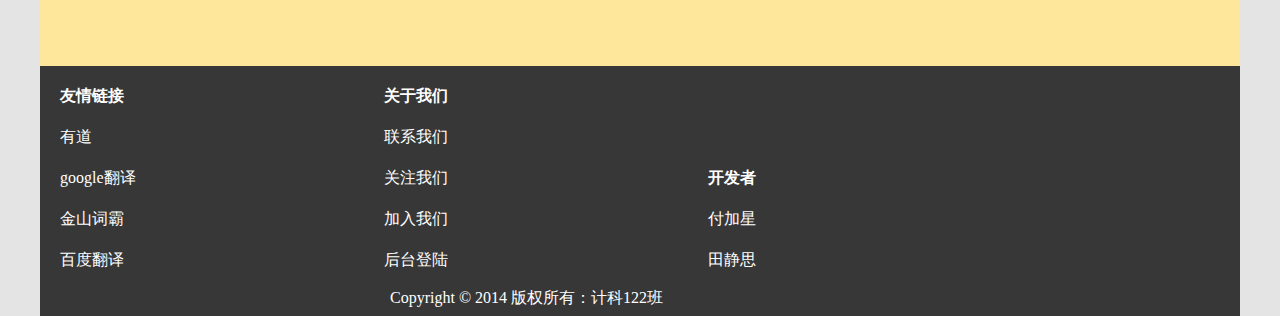
<file: project/EnglishWord/register.html>
<!DOCTYPE html>
<html lang="en">
<head>
	<meta charset="UTF-8">
	<title>背单词</title>
	<link rel="icon" href="./images/title.ioc" type="image/x-iocn" />
	<link rel="stylesheet" href="./css/font-awesome.min.css" type="text/css">
	<link rel="stylesheet" href="./css/register.css" type="text/css">
	<script type="text/javascript" src="./js/jquery-2.1.1.min.js"></script>
	<script type="text/javascript" src="./js/main.js"></script>
</head>
<body>
	<script>
		addLoadEvent(gundong);
	</script>
	<div class="nav">
		<a class="logo" href="#"><img src="./images/logo.png"></a>
		<ul>
			<li><a href="javascript:alert('请先注册或登陆！')">首页</a></li>
			<li><a href="javascript:alert('请先注册或登陆！')">背单词</a></li>
			<li><a href="javascript:alert('请先注册或登陆！')">考试</a></li>
			<li><a href="javascript:alert('请先注册或登陆！')">复习</a></li>
		</ul>
		<span>
			<a style="color:#68C39F" href="javascript:register()" >注册</a>|
			<a style="color:#3D94F5" href="javascript:register1()">登陆</a>
		</span>
	</div>
	<div id="register">
		<div class="register">
			<b>注册</b>
			<form action="url">
				<label for="author">用户名：</label>
				<input type="text" name="author" id="author" placeholder="只能包含数字、字母、下划线" />
				<i class="icon-user"></i>
				<label for="password">密码：</label>
				<input type="password" name="password" id="password" placeholder="请输入密码"/>
				<i class="icon-lock"></i>
				<label for="affrim">确认密码：</label>
				<input type="password" name="affrim" id="affrim" placeholder="请再次输入密码"/>
				<i class="icon-lock"></i>
				<label for="veri">验证码：</label>
				<input type="text" name="veri" id="veri" placeholder="不区分大小写，点击图片换一幅" />
				<img src="./images/veri.png" />
				<input type="submit" value="注册" id="buttom" />
			</form>
		</div>
		<div class="share">
			<img src="./images/share.png" alt="">
		</div>
	</div>
	<div id="register1">
		<div class="register">
			<b>登陆</b>
			<form action="url">
				<label for="author">用户名：</label>
				<input type="text" name="author" id="author" />
				<i class="icon-user"></i>
				<label for="password">密码：</label>
				<input type="password" name="password" id="password" />
				<i class="icon-lock"></i>
				<a id="buttom" href="guide.html">登陆</a>
			</form>
		</div>
		<div class="share1">
			<img src="./images/share.png" alt="">
		</div>
	</div>
	<div class="word">
		<img src="./images/cover_notebook.png" >
		<b>贝单词</b><br/>
		<span>科学有效的词汇训练和测试
          派生，词根，联想..... 丰富的记忆方法
          结合柯林斯高阶词典，专业权威的英英释义</span>
	</div>
	<div class="mobile">
		<img src="./images/cover_mobile.png" >
		<b>贝阅读</b><br/>
		<span>所有生词和词组，即点即查
              遇到的生词，可以一键添加进学习计划，由系统自动安排复习
              学以致用，文中会自动高亮所有你学过的单词</span>
	</div>
	<div class="exam">
		<img src="./images/cover_sentence.png" >
		<b>贝考试</b><br/>
		<span>所有生词和词组，即点即查
              遇到的生词，可以一键添加进学习计划，由系统自动安排复习
              学以致用，文中会自动高亮所有你学过的单词</span>
	</div>
	<div class="footed">
		<ul>
			<b>友情链接</b>
			<li><a href="http://dict.youdao.com/">有道</a></li>
			<li><a href="http://translate.google.cn/">google翻译</a></li>
			<li><a href="http://www.iciba.com/">金山词霸</a></li>
			<li><a href="http://fanyi.baidu.com/#auto/zh/">百度翻译</a></li>
		</ul>
		<ul>
			<b>关于我们</b>
			<li><a href="javascript:alert('我们就在您身边')">联系我们</a></li>
			<li><a href="javascript:alert('您每天都能看到我们')">关注我们</a></li>
			<li><a href="javascript:alert('过段时间再说吧！')">加入我们</a></li>
			<li><a href="#">后台登陆</a></li>
		</ul>
		<ul>
			<b>开发者</b>
			<li>付加星</li>
			<li>田静思</li>
		</ul>
		<p>Copyright &copy 2014 版权所有：计科122班</p>
	</div>
	<a href="javascript:;" id="btns" class="icon-chevron-up icon-2x"></a>
</body>
</html>
</file>
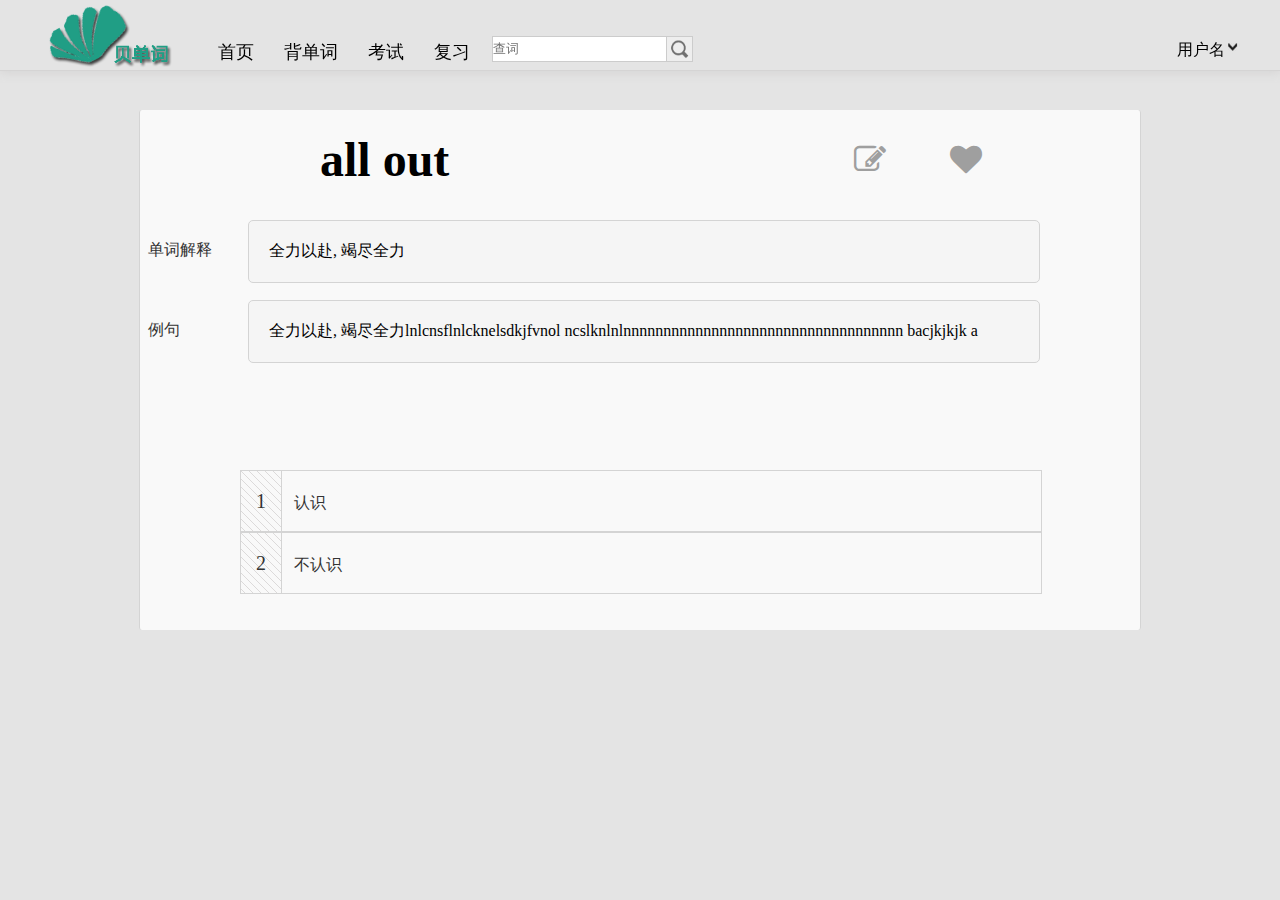
<file: project/EnglishWord/word.html>
<!DOCTYPE html>
<html lang="en">
<head>
	<meta charset="UTF-8">
	<title>贝单词</title>
	<link rel="icon" href="./images/title.ioc" type="image/x-iocn" />
	<link rel="stylesheet" href="./css/main.css" type="text/css">
	<link rel="stylesheet" href="./css/nav.css" type="text/css">
	<link rel="stylesheet" href="./css/font-awesome.min.css" type="text/css">
	<script type="text/javascript" src="./js/jquery-2.1.1.min.js"></script>
	<script type="text/javascript" src="./js/main.js"></script>
</head>
<body>
	<div class="nav">
		<div class="nav-main">
			<a class="logo" href="#"><img src="./images/logo.png"></a>
			<ul>
				<li><a href="#">首页</a></li>
				<li><a href="#">背单词</a></li>
				<li><a href="#">考试</a></li>
				<li><a href="#">复习</a></li>
			</ul>
			<form action="url">
				<input type="text" name="search" placeholder="查词" />
				<input class="search" type="image" src="./images/search.png" />
			</form>
			<div id="select" onmousemove="overDiv()" onmouseout="outDiv()">
				<a class="name" href="#">用户名<img src="./images/navdown.png"></a>
				<div id="select2">
					<div class="first">
						<a href="#">我的空间</a>
						<a href="#">我的等级</a>
					</div>
					<div class="second">
						<a href="#">设置</a>
						<a href="#">退出</a>
					</div>
				</div>
			</div>

		</div>
	</div>
	<!-- 导航栏 -->
	<div style="height:110px;width:100%"></div>
	<!-- 填充导航固定布局 -->
	<div class="word-main">
		<div class="word-main-head" id="word">
			<h1 id="word_block">
				all out
			</h1><!-- 显示单词 -->
			<a href="#" class="icon-edit icon-2x" title="背单词"></a>
			<!-- 点击拼写单词 -->
			<a href="#" class="icon-heart icon-2x jiaru" title="加入笔记本"></a>
			<!-- 点击将此单词加入笔记本 -->
			<a href="javascript:alert('此单词已加入记事本！')" style="visibility: hidden"class="icon-heart icon-2x" title="已加入笔记本"></a>
			<!--  站位置的 -->
		</div>
		<div class="word-main-explain">
			<span>&nbsp&nbsp单词解释</span>
			<div class="explain">
				全力以赴, 竭尽全力
			</div>
		</div>
		<div class="word-main-example">
			<span>&nbsp&nbsp例句</span>
			<div class="example">
				全力以赴, 竭尽全力lnlcnsflnlcknelsdkjfvnol
				ncslknlnlnnnnnnnnnnnnnnnnnnnnnnnnnnnnnnnnnnn
				bacjkjkjk
				a
			</div>
		</div>
		<div style="width:100%;height: 100px"></div>
		<div class="word-main-select">
			<a href="#" class="select-remember">
				<span class="remember">
					1
				</span>&nbsp&nbsp
				<span>认识</span>
			</a>
			<a href="#" class="select-unremember">
				<span class="remember">
					2
				</span>&nbsp&nbsp
				<span>不认识</span>
			</a>
		</div>
	</div>
	<div id="mask">
		<div class="pinxie">
			<h2>拼写练习</h2>
			<p>vt.到达（得，达到，得出）</p>
			<a href="#"class="icon-remove"></a>
			<!-- 调取当前单词汉语意思 -->
			<h3>拼写必须和单词完全一致</h3>
			<input type="text" name="author" id="pinxie"  />
		</div>
	</div>
</body>
<script>
	addLoadEvent(tanchuceng);
	var muDi = document.getElementById('select');
	var mudi = muDi.getElementsByTagName('a').item(0);
	var Elme = document.getElementById('word');
	var elme = Elme.getElementsByTagName('a').item(1);
	var setTop = getElementTop(mudi);
	var setLeft = getElementLeft(mudi);
	var setTop2 = getElementTop(elme);
	var setLeft2 = getElementLeft(elme);
	var setY = setTop2 - setTop;
	var setX = setLeft - setLeft2;
	var i = 1;
	elme.onclick = function() {
		Elme.getElementsByTagName('a').item(2).style.visibility = "visible";
		vatrial = setInterval("xiaode()", 50);
		vatrial2 = setInterval("next()", 50);
	}

	function getElementLeft(element) {
		var actualLeft = element.offsetLeft;
		var current = element.offsetParent;
		while (current !== null) {
			actualLeft += current.offsetLeft;
			current = current.offsetParent;
		}
		return actualLeft;
	}

	function getElementTop(element) {
		var actualTop = element.offsetTop;
		var current = element.offsetParent;
		while (current !== null) {
			actualTop += current.offsetTop;
			current = current.offsetParent;
		}
		return actualTop;
	}

	function xiaode() {
		setLeft2 = setLeft2 + setX / 5;
		setTop2 = setTop2 - setY / 5;
		elme.style.position = "fixed";
		elme.style.top = setTop2 + 'px';
		elme.style.left = setLeft2 + 'px';
		elme.style.zIndex = "99999";
		if (setTop2 == setTop ) {
			clearInterval(vatrial);
		}
	}

	function next() {
		i = i - 0.2;
		elme.style.color = "rgba(31,158,133," + i + ")";
		if (i == 0) {
			clearInterval(vatrial2);
		}
	}
</script>
</html>
</file>
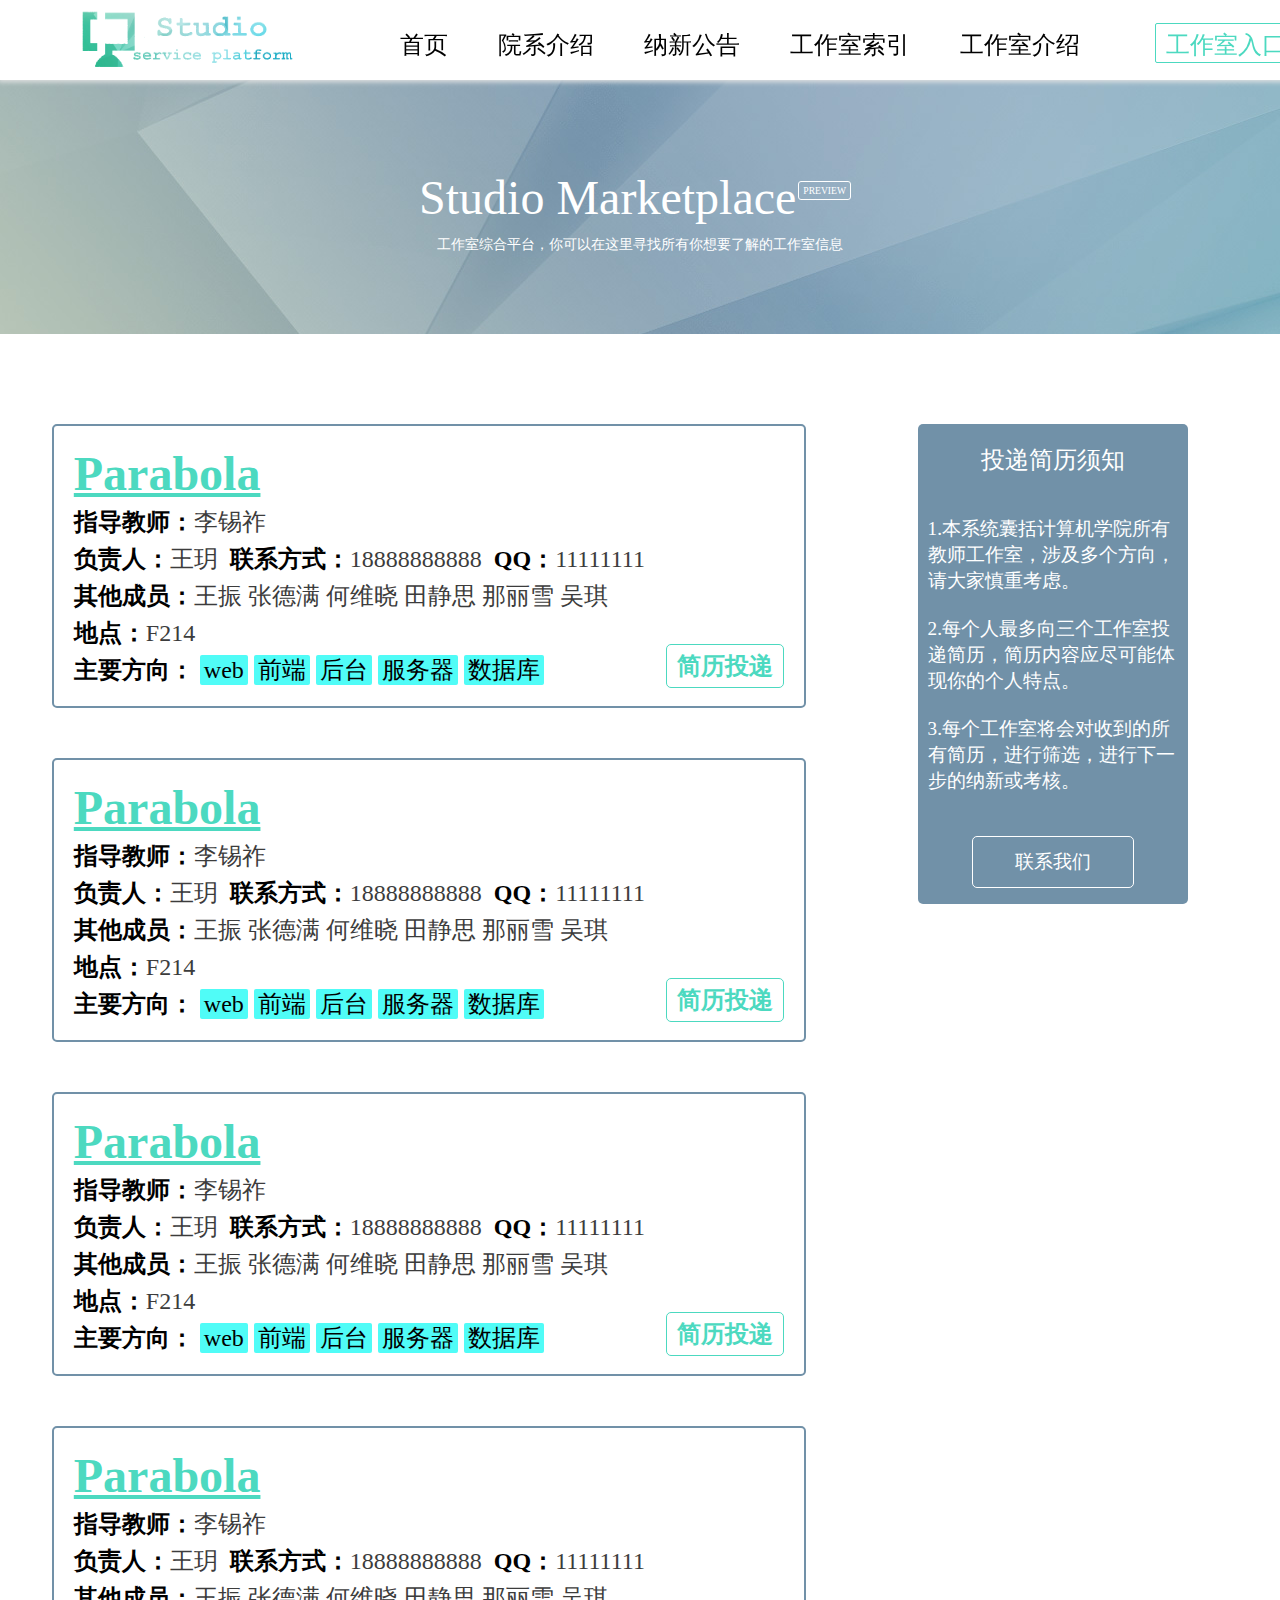
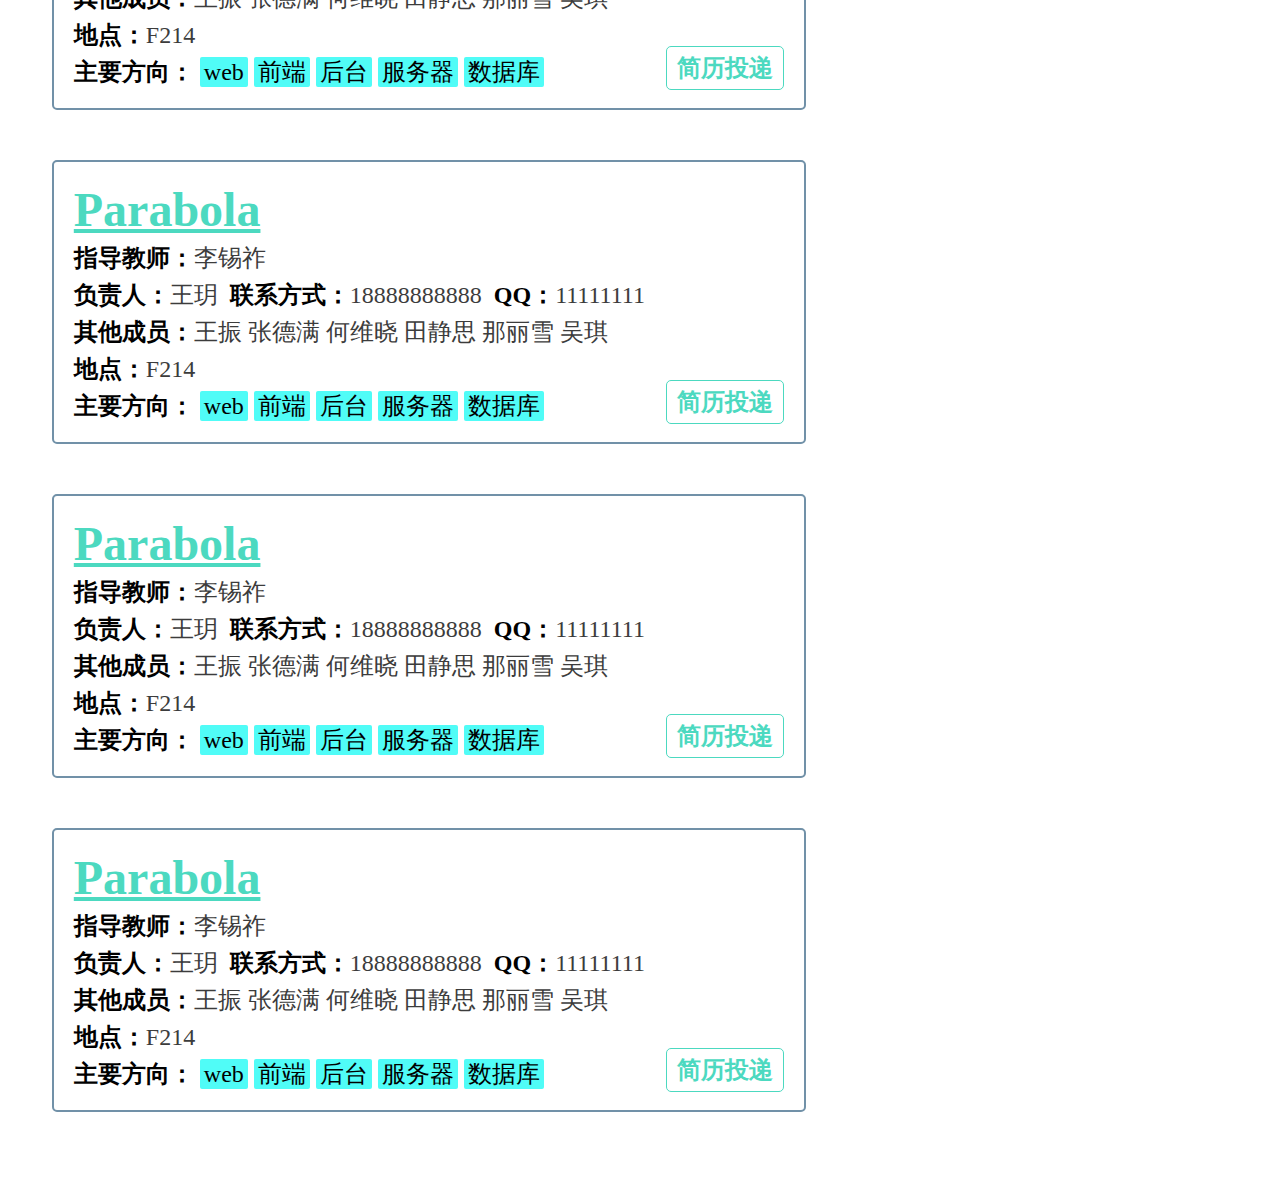
<file: project/gongzuoshi/introduce.html>
<!DOCTYPE html>
<html lang="en">
<head>
	<meta charset="UTF-8">
	<title>工作室综合信息服务平台</title>
	<link rel="icon" href="./images/ioc.ioc" type="image/x-iocn">
	<link rel="stylesheet" type="text/css" href="./css/total.css">
	<link rel="stylesheet" type="text/css" href="./css/main.css">
	<link rel="stylesheet" href="./css/style.css">
	<!--[if lt IE 8]>
	<!-->
	<link rel="stylesheet" href="./css/ie7.css">
	<!--<![endif]-->
	<script src="./js/jquery.1.4.2-min.js" type="text/javascript"></script>
	<script src="./js/jquery.color.js" type="text/javascript"></script>
	<script src="./js/main.js" type="text/javascript"></script>
</head>
<body>
	<div id="nav-new" class="nav clearfix" style="display: block">
		<a class="nav-logo" href="index.html">
			<img src="./images/logos.png"></a>
		<ul class="nav-bar clearfix">
			<li>
				<a href="index.html">首页</a>
			</li>
			<li>
				<a href="index.html/#college">院系介绍</a>
			</li>
			<li>
				<a href="#notice">纳新公告</a>
			</li>
			<li>
				<a href="index.html/#search">工作室索引</a>
			</li>
			<li>
				<a href="#">工作室介绍</a>
			</li>
		</ul>
		<a class="nav-bgd" href="#">工作室入口</a>
	</div>
	<div style="width: 100%;height: 80px;"><!--占位置--></div>
	<div id="introduce-top">
		<h1>Studio Marketplace <span>PREVIEW</span></h1>
		<p>工作室综合平台，你可以在这里寻找所有你想要了解的工作室信息</p>
	</div>
	<div id="introduce" class="clearfix">
		<div class="introduce-left">


			<div class="intro">
				<h3><a href="#">Parabola</a></h3>
				<p>指导教师：<span>李锡祚</span></p>
				<p>负责人：<span>王玥</span>&nbsp;&nbsp;联系方式：<span>18888888888</span>&nbsp;&nbsp;QQ：<span>11111111</span></p>
				<p>其他成员：<span>王振 张德满 何维晓 田静思 那丽雪 吴琪</span></p>
				<p>地点：<span>F214</span></p>
				<p>
					主要方向：
					<span>
						<a href="#">web</a>
						<a href="#">前端</a>
						<a href="#">后台</a>
						<a href="#">服务器</a>
						<a href="#">数据库</a>
					</span>
					<a href="resume.html" class="join">简历投递</a>
				</p>
			</div>

			<div class="intro">
				<h3><a href="#">Parabola</a></h3>
				<p>指导教师：<span>李锡祚</span></p>
				<p>负责人：<span>王玥</span>&nbsp;&nbsp;联系方式：<span>18888888888</span>&nbsp;&nbsp;QQ：<span>11111111</span></p>
				<p>其他成员：<span>王振 张德满 何维晓 田静思 那丽雪 吴琪</span></p>
				<p>地点：<span>F214</span></p>
				<p>
					主要方向：
					<span>
						<a href="#">web</a>
						<a href="#">前端</a>
						<a href="#">后台</a>
						<a href="#">服务器</a>
						<a href="#">数据库</a>
					</span>
					<a href="#" class="join">简历投递</a>
				</p>
			</div>
			<div class="intro">
				<h3><a href="#">Parabola</a></h3>
				<p>指导教师：<span>李锡祚</span></p>
				<p>负责人：<span>王玥</span>&nbsp;&nbsp;联系方式：<span>18888888888</span>&nbsp;&nbsp;QQ：<span>11111111</span></p>
				<p>其他成员：<span>王振 张德满 何维晓 田静思 那丽雪 吴琪</span></p>
				<p>地点：<span>F214</span></p>
				<p>
					主要方向：
					<span>
						<a href="#">web</a>
						<a href="#">前端</a>
						<a href="#">后台</a>
						<a href="#">服务器</a>
						<a href="#">数据库</a>
					</span>
					<a href="#" class="join">简历投递</a>
				</p>
			</div>
			<div class="intro">
				<h3><a href="#">Parabola</a></h3>
				<p>指导教师：<span>李锡祚</span></p>
				<p>负责人：<span>王玥</span>&nbsp;&nbsp;联系方式：<span>18888888888</span>&nbsp;&nbsp;QQ：<span>11111111</span></p>
				<p>其他成员：<span>王振 张德满 何维晓 田静思 那丽雪 吴琪</span></p>
				<p>地点：<span>F214</span></p>
				<p>
					主要方向：
					<span>
						<a href="#">web</a>
						<a href="#">前端</a>
						<a href="#">后台</a>
						<a href="#">服务器</a>
						<a href="#">数据库</a>
					</span>
					<a href="#" class="join">简历投递</a>
				</p>
			</div>
			<div class="intro">
				<h3><a href="#">Parabola</a></h3>
				<p>指导教师：<span>李锡祚</span></p>
				<p>负责人：<span>王玥</span>&nbsp;&nbsp;联系方式：<span>18888888888</span>&nbsp;&nbsp;QQ：<span>11111111</span></p>
				<p>其他成员：<span>王振 张德满 何维晓 田静思 那丽雪 吴琪</span></p>
				<p>地点：<span>F214</span></p>
				<p>
					主要方向：
					<span>
						<a href="#">web</a>
						<a href="#">前端</a>
						<a href="#">后台</a>
						<a href="#">服务器</a>
						<a href="#">数据库</a>
					</span>
					<a href="#" class="join">简历投递</a>
				</p>
			</div>
			<div class="intro">
				<h3><a href="#">Parabola</a></h3>
				<p>指导教师：<span>李锡祚</span></p>
				<p>负责人：<span>王玥</span>&nbsp;&nbsp;联系方式：<span>18888888888</span>&nbsp;&nbsp;QQ：<span>11111111</span></p>
				<p>其他成员：<span>王振 张德满 何维晓 田静思 那丽雪 吴琪</span></p>
				<p>地点：<span>F214</span></p>
				<p>
					主要方向：
					<span>
						<a href="#">web</a>
						<a href="#">前端</a>
						<a href="#">后台</a>
						<a href="#">服务器</a>
						<a href="#">数据库</a>
					</span>
					<a href="#" class="join">简历投递</a>
				</p>
			</div>
			<div class="intro">
				<h3><a href="#">Parabola</a></h3>
				<p>指导教师：<span>李锡祚</span></p>
				<p>负责人：<span>王玥</span>&nbsp;&nbsp;联系方式：<span>18888888888</span>&nbsp;&nbsp;QQ：<span>11111111</span></p>
				<p>其他成员：<span>王振 张德满 何维晓 田静思 那丽雪 吴琪</span></p>
				<p>地点：<span>F214</span></p>
				<p>
					主要方向：
					<span>
						<a href="#">web</a>
						<a href="#">前端</a>
						<a href="#">后台</a>
						<a href="#">服务器</a>
						<a href="#">数据库</a>
					</span>
					<a href="#" class="join">简历投递</a>
				</p>
			</div>


		</div>
		<div class="introduce-right">
			<div>
				<p>投递简历须知</p>
				<span>
					1.本系统囊括计算机学院所有教师工作室，涉及多个方向，请大家慎重考虑。<br/><br/>
					2.每个人最多向三个工作室投递简历，简历内容应尽可能体现你的个人特点。<br/><br/>
					3.每个工作室将会对收到的所有简历，进行筛选，进行下一步的纳新或考核。<br/><br/>
				</span>
				<a href="javascript:void(0);" id="relation">联系我们</a>
			</div>
		</div>
	</div>
	<div class="backtop icon icon-chevron-up"></div>
	<div id="shade">
		<div align="center">
			<img src="./images/logo.png">
		</div>
		<div class="forms">
			<p class="title">请在此填写您对此网站的意见</p>
			<form action="">
				<label for="problem">网站问题：</label>
				<p>
					<textarea name="problem" id="problem" cols="40" rows="3"></textarea>
				</p>
				<label for="suggest">完善建议：</label>
				<p>
					<textarea name="suggest" id="suggest" cols="40" rows="3"></textarea>
				</p>
				<p style="margin: 10px 0">是否愿意留下您的姓名与联系方式？</p>
				<label for="name">姓&nbsp;&nbsp;&nbsp;&nbsp;名：</label>
				<p>
					<input type="text" id="name" />
				</p>
				<label for="phone">联系方式：</label>
				<p>
					<input type="text" id="phone" />
				</p>
				<input type="submit" value="告诉他们">
				<a href="javascript:void(0);" id="close">关闭页面</a>
			</form>
		</div>
	</div>
	<script>
		$(function(){
			mouseHover();
			backTop();
			onLoads();
			showShade();
			validate();
		});
	</script>
</body>
</html>
</file>
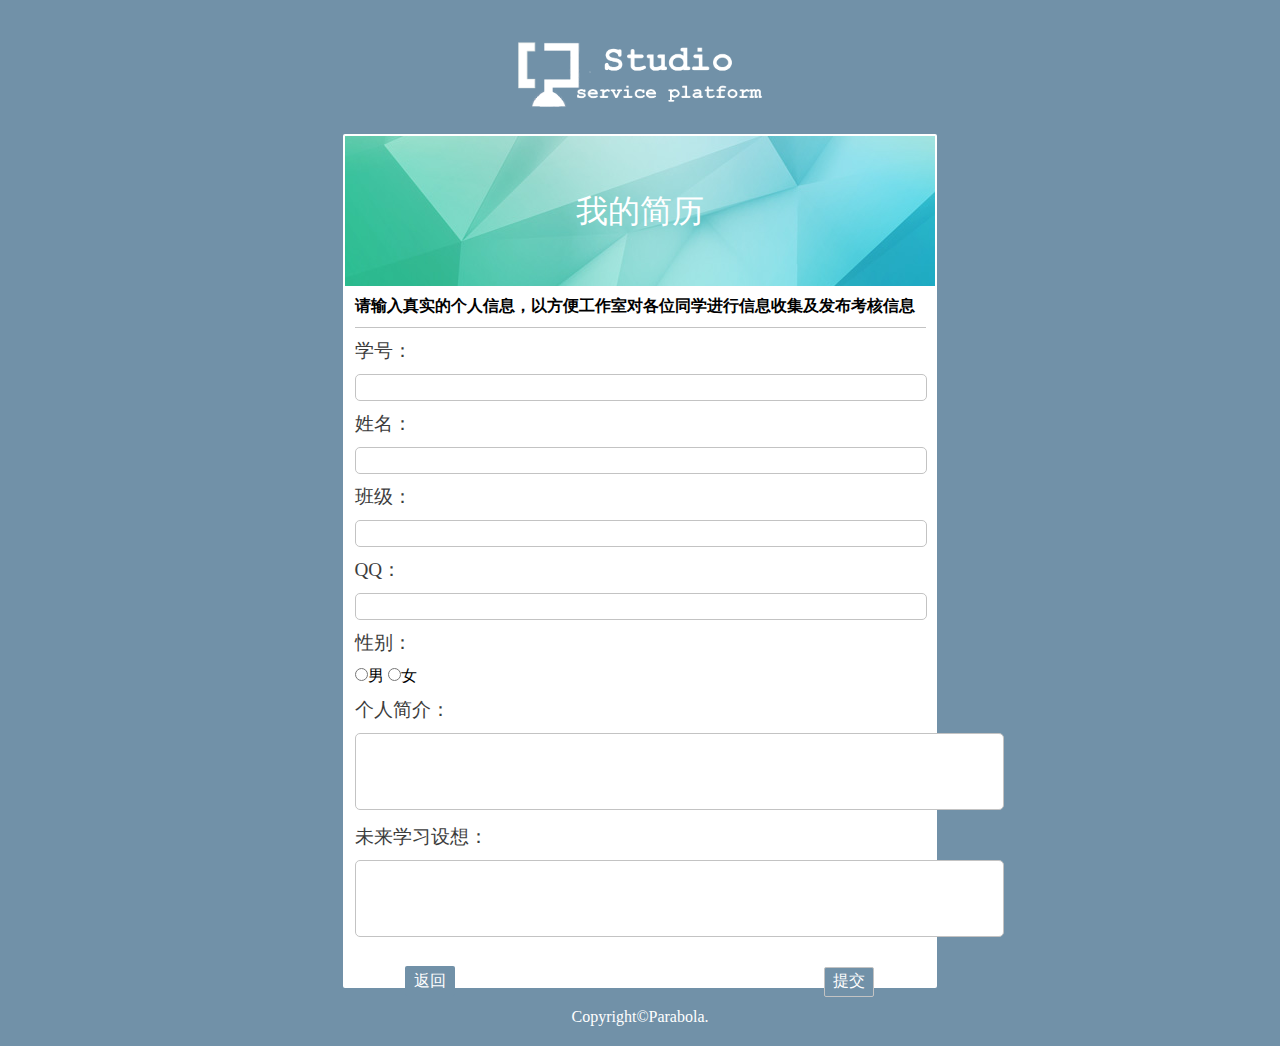
<file: project/gongzuoshi/resume.html>
<!DOCTYPE html>
<html lang="en">
<head>
	<meta charset="UTF-8">
	<title>工作室综合信息服务平台</title>
	<link rel="icon" href="./images/ioc.ioc" type="image/x-iocn">
	<link rel="stylesheet" href="./css/total.css" type="text/css">
	<link rel="stylesheet" type="text/css" href="./css/resume.css">
	<script src="./js/jquery.1.4.2-min.js" type="text/javascript"></script>
	<script src="./js/jquery.color.js" type="text/javascript"></script>
	<script src="./js/validate.js" type="text/javascript"></script>
</head>
<body>
	<div class="photo">
		<a href="index.html"><img src="./images/logo.png" /></a>
	</div>
	<div class="main">
		<div class="main-top">我的简历</div>
		<div class="main-forms">
			<h4>请输入真实的个人信息，以方便工作室对各位同学进行信息收集及发布考核信息</h4>
			<form action="" id="forms">
				<label for="id">学号：</label>
				<p>
					<input type="text" name="id" id="id"/>
				</p>
				<label for="name">姓名：</label>
				<p>
					<input type="text" name="name" id="name" />
				</p>
				<label for="class">班级：</label>
				<p>
					<input type="text" name="class" id="class">
				</p>
				<label for="QQ">QQ：</label>
				<p>
					<input type="text" name="QQ" id="QQ">
				</p>
				<label for="sex">性别：</label>
				<p>
					<input type="radio" name="sex">男
					<input type="radio" name="sex">女
				</p>
				<label for="own">个人简介：</label>
				<p>
					<textarea name="own" id="own" cols="79" rows="5"></textarea>
				</p>
				<label for="future">未来学习设想：</label>
				<p>
					<textarea name="future" id="future" cols="79" rows="5"></textarea>
				</p>
				<a href="introduce.html" class="back">返回</a>
				<input type="submit" value="提交" />
			</form>
		</div>
	</div>
	<div class="copy">Copyright&copy;Parabola.</div>
	<script>
		$(function(){
			validate();
		});
	</script>
</body>
</html>
</file>
<file: css/main.css>
* {
    margin: 0;
    padding: 0;
}
ul {
    list-style: none;
}
a {
    text-decoration: none;
    color: #d1d1d1;
    -webkit-transition: color 0.5s ease-in;
    -o-transition: color 0.5s ease-in;
    transition: color 0.5s ease-in;
}
body {
    background-color: #e1e1e1;
}
.clearfix:after {
    content: '.';
    clear: both;
    visibility: hidden;
    height: 0;
    display: block;
}
.clearfix {
    *zoom: 1;
}
.main {
    width: 760px;
    height: 520px;
    padding: 70px;
    background-color: #fff;
    margin: 0 auto;
}
.small {
    font: bold 0.5em Arial, Helvetica, sans-serif;
    line-height: 1.4;
}
.author {
    color: #000;
}
.big {
    margin-top: 20px;
    font: bold 4em Arial, Helvetica, sans-serif;
}
a:hover {
    color: #000;
}
.popups {
    position: absolute;
    top: 0;
    bottom: 0;
    left: 0;
    right: 0;
    background-color: rgba(255, 255, 255, 0.8);
}
.popups p {
    text-align: center;
    width: 60%;
    margin: 200px auto;
    font-size: 2em;
}
.popups p span {
    color: #2CB0A8;
}


/*resume.html*/
.bodyer {
   position: relative;
   overflow: hidden;
}
.module {
    width: 100%;
    position: absolute;
}
.xiaoRuo {
    background-color: #0AC2D2;
    top: 0;
    -webkit-transition: top 0.5s ease-out;
    -o-transition: top 0.5s ease-out;
    transition: top 0.5s ease-out;
}
.xiaoRuo img {
    display: block;
    width: 200px;
    height: 200px;
    border-radius: 50%;
    margin: 100px auto;
}
.xiaoRuo h1 {
    text-align: center;
    font-family: '幼圆';
    color: #fff;
    text-shadow: 2px 2px 2px #3c3c3c, 4px 4px 4px #fff;
    margin-top: -50px;
}
.xiaoRuo p {
    margin-top: 100px;
    font-size: 1.5em;
    text-align: center;
    color: #fff;
}
.xiaoRuo a {
    display: block;
    width: 250px;
    height: 50px;
    border-radius: 10px;
    margin: 40px auto;
    border: 2px solid #fff;
    line-height: 50px;
    text-align: center;
    font-size: 1.5em;
    color: #fff;
    -webkit-transition: all 0.5s ease-out;
    -o-transition: all 0.5s ease-out;
    transition: all 0.5s ease-out;
}
.xiaoRuo a:hover {
    background-color: #fff;
    color: #0AC2D2;
}
.personal {
    background-color: #7BB7FA;
    top: 0;
    -webkit-transition: top 0.5s ease-out;
    -o-transition: top 0.5s ease-out;
    transition: top 0.5s ease-out;
}
.personal-main {
    position: relative;
    width: 600px;
    height: 600px;
    margin: 0 auto;
    top: 50%;
    margin-top: -300px;
    border-radius: 50%;
    border: 2px dashed #fff;
}
.personal p {
    position: absolute;
    width: 100px;
    height: 100px;
    border-radius: 50%;
    border: 1px solid #fff;
    text-align: center;
    line-height: 100px;
    margin: auto;
    box-shadow: 0 0 1px #fff, 0 0 2px #7BB7FA, 0 0 3px #fff, 0 0 4px #fff, 0 0 5px #7BB7FA, 0 0 6px #fff;
}
.personal-main .next {
    display: block;
    position: relative;
    color: #fff;
    text-shadow: 2px 2px 2px #3c3c3c;
    font-weight: bold;
    font-size: 1.4em;
    line-height: 50px;
    width: 200px;
    height: 50px;
    border-radius: 10px;
    opacity: 0;
    -webkit-transition: all 0.2s ease-in;
    -o-transition: all 0.2s ease-in;
    transition: all 0.2s ease-in;
}
.school:hover .next {
    opacity: 1;
    top: 15px;
}
.time:hover .next {
    opacity: 1;
    left: -250px;
}
.specialty:hover .next {
    opacity: 1;
    right: -150px;
}
.position:hover .next {
    opacity: 1;
    bottom: 170px;
}
.schoolNext {
    border: 2px solid #45B19A;
    top: 30px;
    left: -50px;
}
.timeNext {
    border: 2px solid #FF777A;
    top: -75px;
    left: -300px;
}
.specialtyNext {
    border: 2px solid #A285C5;
    top: -75px;
    right: -200px;
}
.positionNext {
    border: 2px solid #B2BBEC;
    bottom: 250px;
    left: -50px;
}
.personal .school {
    background-color: #45B19A;
    top: -50px;
    left: 0;
    right: 0;
}
.personal .time {
    background-color: #FF777A;
    top: 0;
    bottom: 0;
    left: -50px;
}
.personal .specialty {
    background-color: #A285C5;
    top: 0;
    bottom: 0;
    right: -50px;
}
.personal .position {
    background-color: #B2BBEC;
    bottom: -50px;
    left: 0;
    right: 0;
}
.personal h1 {
    position: absolute;
    box-shadow: 0 0 2px #fff, 0 0 4px #7BB7FA, 0 0 6px #fff, 0 0 8px #fff, 0 0 10px #7BB7FA, 0 0 12px #fff;
    color: #fff;
    width: 200px;
    height: 200px;
    border-radius: 50%;
    text-align: center;
    line-height: 200px;
    margin:auto;
    top: 0;
    bottom: 0;
    left: 0;
    right: 0;
}
.technical {
    background-color: #60D7A9;
    left: 0;
    -webkit-transition: left 0.5s ease-out;
    -o-transition: left 0.5s ease-out;
    transition: left 0.5s ease-out;

}
.technical h1, .project h1,.evaluation h1, .invite h1 {
    text-align: center;
    font-family: '幼圆';
    color: #fff;
    text-shadow: 2px 2px 2px #3c3c3c, 4px 4px 4px #fff;
    font-size: 3em;
    margin: 100px 0 50px 0;
}
.technical div {
    width: 400px;
    height: 20px;
    border-radius: 10px;
    margin: 20px auto;
    background-color: #ccc;
    line-height: 20px;
}
.technical div p {
    border-radius: 10px;
    padding-left: 5px;
    background-color: #00B98D;
    color: #00B98D;
    text-shadow: 0 0 0 #00B98D;
}
table {
    margin: 0 auto;
    text-align: right;
    color: #fff;
    text-shadow: 2px 2px 2px #3c3c3c;
}
td {
    padding:0 20px;
}
.html p, .css p {
    width: 90%;
}
.JavaScript p {
    width: 80%;
}
.jQuery p, .html5 p{
    width: 70%;
}
.bootstrap p {
    width: 50%;
}
.ps p {
    width: 30%;
}
.project {
    background-color: #FDC162;
    left: 0;
    -webkit-transition: left 0.5s ease-out;
    -o-transition: left 0.5s ease-out;
    transition: left 0.5s ease-out;
}
.project-content {
    width: 1000px;
    margin: 0 auto;
    height: 400px;
}
.content-left, .content-right{
    padding: 0 20px;
    width: 45%;
    float: left;
    height: 400px;
}
.content-left {
    border-right: 1px dashed #fff;
}
.content-right {
    border-left: 1px dashed #fff;
}
.project-content h1 {
    margin: 0;
    text-align: left;
    font-size: 2em;
}
.project-content h1 a{
    color: rgba(62, 125, 78, 0.5);
    font-family: Lato,"Microsoft YaHei",sans-serif;
    text-shadow: 0px 0px 0px #FD6A62;
}
.project-content h1 a:hover {
    color: rgba(62, 125, 78, 0.9);
}
.project-content p {
    margin: 20px 0;
    color: rgba(255, 255, 255, 0.6);
    font-weight: bold;
    line-height: 1.5;
}
.project .seeCode {
    border: 2px solid #fff;
    width: 120px;
    padding: 5px;
    color: #fff;
    display: block;
    margin: 40px auto;
    font-size: 1.4em;
    text-align: center;
    -webkit-transition: all 0.3s ease-out;
    -o-transition: all 0.3s ease-out;
    transition: all 0.3s ease-out;
}
.project .seeCode:hover {
    background-color: #fff;
    color: #FDC162;
}
.evaluation {
    background-color: #FD6A62;
    -webkit-transform: rotate3d(0, 0, 1, 0deg);
    -ms-transform: rotate3d(0, 0, 1, 0deg);
    -o-transform: rotate3d(0, 0, 1, 0deg);
    transform: rotate3d(0, 0, 1, 0deg);
    -webkit-transform-origin: left top;
    -moz-transform-origin: left top;
    -ms-transform-origin: left top;
    -o-transform-origin: left top;
    transform-origin: left top;
    -webkit-transition: transform 0.5s ease-out;
    -o-transition: transform 0.5s ease-out;
    transition: transform 0.5s ease-out;

}
.evaluation p {
    width: 500px;
    margin: 150px auto;
    font-size: 1.2em;
    color: #fff;
}
.invite {
    background-color: #F68DBB;
    -webkit-transform: rotate3d(0, 0, 1, 0deg);
    -ms-transform: rotate3d(0, 0, 1, 0deg);
    -o-transform: rotate3d(0, 0, 1, 0deg);
    transform: rotate3d(0, 0, 1, 0deg);
    -webkit-transform-origin: right top;
    -moz-transform-origin: right top;
    -ms-transform-origin: right top;
    -o-transform-origin: right top;
    transform-origin: right top;
    -webkit-transition: transform 0.5s ease-out;
    -o-transition: transform 0.5s ease-out;
    transition: transform 0.5s ease-out;
}
.invite h1 {
    margin-bottom: 150px;
}
.invite-content p{
    text-align: center;
    color: #FDC162;
    font-size: 1.5em;
}
.invite-content p a {
    font-family: Lato,"Microsoft YaHei",sans-serif;
    font-size: 1.5em;
    font-weight: bold;
    color: #fff;
}
.invite-content p a:hover {
    color: rgba(255, 255, 255, 0.7);
}
.paper {
    display: block;
    width: 200px;
    height: 50px;
    margin: 50px auto;
    text-align: center;
    border: 2px solid #fff;
    border-radius: 10px;
    font-size: 2em;
    line-height: 50px;
    color: #fff;
    background-color: #F68DBB;
    -webkit-transition: background-color 0.3s ease-out;
    -o-transition: background-color 0.3s ease-out;
    transition: background-color 0.3s ease-out;
}
.paper:hover {
    color: #F68DBB;
    background-color: #fff;
}
.tip {
    position: fixed;
    top: 20px;
    left: 20px;
    width: 50px;
    height: 50px;
    border-radius: 40%;
    background-color: rgba(255, 255, 255, 0.3);
    text-align: center;
    z-index: 7;
    -webkit-transition : width 0.5s, height 0.5s, border-radius 0.5s;
    -ms-transition : width 0.5s, height 0.5s, border-radius 0.5s;
    -o-transition : width 0.5s, height 0.5s, border-radius 0.5s;
    transition : width 0.5s, height 0.5s, border-radius 0.5s;
}
.tip:hover:before, .tip:hover{
    font-size: 1.1em;
    content: 'click the screen';
    width: 60px;
    height: 60px;
    border-radius: 20%;
}
.icon-mouse {
    font-size: 3em;
    color: rgba(0, 0, 0, 0.5);
}

/*use in js*/
.none {
    display: none;
}
.block {
    display: block;
}
.index0 {
    z-index: 6;
}
.index1 {
    z-index: 5;
}
.index2 {
    z-index: 4;
}
.index3 {
    z-index: 3;
}
.index4 {
    z-index: 2;
}
.index5 {
    z-index: 1;
}
</file>
<file: project/css3Book/css/css3.css>
*{
    padding: 0;margin: 0;
}
 html {
    width: 100%;
    height: 100%;
}
body {
    background: url(../images/bg.gif) no-repeat;
    background-size: cover;
    width: 100%;
    height: 100%;
    -webkit-perspective: 2500px;
    -moz-perspective: 2500px;
    -ms-perspective: 2500px;
    -o-perspective: 2500px;
    perspective: 2500px;
}
#myBook {
    left: 800px;
    top: 100px;
    text-align: center;
    position: absolute;
}
.book, .book > div {
    -webkit-transform-style: preserve-3d;
    -moz-transform-style: preserve-3d;
    -ms-transform-style: preserve-3d;
    -o-transform-style: preserve-3d;
    transform-style: preserve-3d;
    position: absolute;
    +transition: 1s ease-in-out;
}
.book > div {
    -webkit-transition: 1s ease-in-out;
    -moz-transition: 1s ease-in-out;
    -ms-transition: 1s ease-in-out;
    -o-transition: 1s ease-in-out;
    transition: 1s ease-in-out;
}
.left,.right{
    background: #fff;
    width: 400px;
    height: 535px;
    position: absolute;
    overflow: hidden;
    border-left: 2px solid #000;
    background: #232323;
}
.left{
     -webkit-transform: translate3d(0px, 0px, 0.02px);
    -moz-transform: translate3d(0px, 0px, 0.02px);
    -ms-transform: translate3d(0px, 0px, 0.02px);
    -o-transform: translate3d(0px, 0px, 0.02px);
    transform: translate3d(0px, 0px, 0.02px);
    /*background: url(../images/page1.png);*/
}
.right{
    -webkit-transform: rotateY(180deg);
    -moz-transform: rotateY(180deg);
    -ms-transform: rotateY(180deg);
    -o-transform: rotateY(180deg);
    transform: rotateY(180deg);
    /*background: url(../images/page.png);*/
}
 .book > div:first-child > div:first-child, .book > div:last-child > div:last-child {
    border:0px;
    width: 414px;
    height: 558px;
    top: -10px;
}
.book > div:first-child > div:first-child{
    background: url(../images/header.png) no-repeat ;
}
 .book > div:last-child > div:last-child{
    background: url(../images/footer.png);
 }

 /*书内样式*/
.book p{
    width: 40px;
    margin: 10px auto;
    padding: 3px;
    background: #631B0E;
    border-radius: 2px;
}
.book .photo{
    width: 100px;
    height: 100px;
    border-radius: 50px;
    background:  url(../images/me.png) no-repeat;
    -webkit-transition: opacity 0.2s ease-out;
    -o-transition: opacity 0.2s ease-out;
    transition: opacity 0.2s ease-out;
    margin: 40px auto;
    opacity: 0.5;
}
.book .photo:hover+.hello,.book .photo:hover{
    opacity: 1;
}
.book .hello{
    width: 300px;
    padding: 5px;
    background-color: #68C39F;
    border-radius: 5px;
    position: relative;
    bottom: 30px;
    left: 45px;
    opacity: 0;
    -webkit-transition: opacity 0.5s ease-in-out;
    -o-transition: opacity 0.5s ease-in-out;
    transition: opacity 0.5s ease-in-out;
}

.book .schedule{
    display: inline-block;
    width: 80px;
    height: 80px;
    border-radius: 50px;
    line-height: 80px;
    color: #fff;
    font-weight: bold;
    opacity: 0.5;
    -webkit-transition: opacity 0.5s ease-in-out;
    -o-transition: opacity 0.5s ease-in-out;
    transition: opacity 0.5s ease-in-out;
}
.book .schedule:hover{
    opacity: 1;
}
.book .schedule_1:hover
</file>
<file: project/EnglishWord/css/main.css>
/*style of index.html*/
.main{
	width: 1200px;
	height: 100%;
	margin: 0 auto;
}
#prompt{
	width: 98%;
	height: 60px;
	background-color: #F0F0F0;
	border:1px solid #cccccc;
	border-radius: 2px;
	box-shadow: #D5D4D4 1px 1px 1px 2px;
	line-height: 60px;
	padding: 0 10px;
}
#prompt a{
	color: #209E85;
}
#prompt a:hover{
	text-decoration: underline;
}
.cancel{
	display: inline-block;
	height: 20px;
	width: 20px;
	background: url(../images/none.png) no-repeat;
    margin-left: 920px;
}
.row{
	width: 100%;
	height: 350px;
	margin-top: 40px;
}
.row .span1,.row .span2{
	display: inline-block;
	height: 100%;
	width: 350px;
	background-color: #F0F0F0;
	border-radius: 5px;
}
.row .span1{
	margin-right: 65px;
}
.row .span2{
	margin-left: -2px;
}
.row a:hover{
	box-shadow: #D5D4D4 1px 1px 1px 2px;
	cursor: pointer;
}
.span-top{
	width: 100%;
	height: 35%;
	background-color: #fff;
	border-radius: 5px 5px 0 0;
	font-size: 2.5em;
	text-align: center;
	line-height: 300%;
	color: #333333;
}
.row .word{
	width: 60%;
	height: 25%;
	border-bottom: 1px solid #CCCCCC;
	margin: 0 auto;
	padding: 10px 15px;
	font-size: 1em;
}
.row .word b{
	font-size: 1.5em;
}
.row .span3{
	width: 70%;
	height: 30%;
	border-top: 1px solid #fff;
	margin: 0 auto;
	text-align: center;
	line-height: 400%;
	color: #7C8A8A;
	font-size: 1.5em;
}
.famous{
	position: relative;
	width: 98%;
	height: 95px;
	margin-top: 40px;
	border-radius: 5px;
	background-color: #F0F0F0;
    border:1px solid #cccccc;
    box-shadow: #D5D4D4 1px 1px 1px 2px;
    padding: 10px;
}
.famous p{
	font-size: 1.2em;
	font-weight: 1em;
}
.famous .people{
	color: #209E85;
	position:absolute;
	left: 1000px;
}
.footer{
	width: 100%;
	height: 100%;
	margin-top: 40px;
}
.footer a{
	display: inline-block;
	width: 120px;
	height: 170px;
}
.footer a:hover{
	box-shadow: #D5D4D4 1px 1px 1px 2px;
	cursor: pointer;
}
.footer .book ,.footer .book2{
	display: inline-block;
	width: 80px;
	height: 170px;
}
.footer .book{
	margin-right: 90px;
}
.footer .book2{
	margin-left: -15px;
}
.footer img{
	width: 120px;
	height: 170px;
	border-radius: 5px;
}
/*style of guide.css*/
.guide{
	width: 1120px;
	height: 100%;
	background-color: #F9F9F9;
	margin: 0 auto;
	padding: 50px 40px 0 40px;

}
.guide h1{
	color: #333333;
	padding-bottom: 30px;
	border-bottom: 2px solid #EEEEEE;
}
.guide p{
	font-size: 1.3em;
	margin: 20px 0;
}
.cal{
	position: relative;
	width: 100%;
	border: 1px solid #DDDDDD;
	border-bottom: 4px solid #CCCCCC;
	margin-bottom: 40px;
}
.cal tr{
	height: 75px;
}
.cal tr th a{
	display: inline-block;
	height: 20px;
}
.cal tr th,.cal tr th a{
	width: 70px;
	color: #888888;
	font-size: 1.2em;
}
.cal tr th{
	border: 1px solid #DDDDDD;
}
.cal tr th:hover{
	background-color: #f0f0f0;
}
.cal tr th input{
	border: 0px;
	font: 1.1em bold;
	background-color: #F9F9F9;
	color: #888888;
	outline: none;
}
.cal tr th input:focus{
	border-bottom: 2px solid #209E85;
}
#bgi{

	background: url(../images/arrow_big_down.png) no-repeat center;
}
#none{
	display: none;
}
#buttom{
	display:block;
	margin:20px auto;
	width: 120px;
	height: 40px;
	background-color: #38C2A8;
	color: #fff;
	border-radius: 3px;
	font-size: 1.2em;
}
#buttom:hover{
	background-color: #209E85;
}
/*style of word.html*/
.word-main{
	width: 1000px;
	height: 100%;
	margin: 0 auto;
	background-color: #F9F9F9;
	border-radius: 3px;
	border-right: 1px solid #D4D4D4;
	border-left: 1px solid #D4D4D4;
	padding-bottom: 40px;
}
#word{
	position: relative;
}
.word-main-head,.word-main-explain,.word-main-example{
	width: 80%;
	height: 100%;
	margin: 0 auto;
	padding: 10px 0;
}
.word-main-head h1{
	/*display: block;*/
	float: left;
	margin-left: 80px;
	line-height: 80px;
	font-size: 3.0em;
}
.word-main-head .jiaru{
	position: absolute;
	left: 705px;
	top: 5px;
}
.word-main-head a{
	position: relative;
	left: 400px;
	line-height: 80px;
	color: #9F9F9F;
	padding: 5px;
}
.word-main-head a:hover{
	color: #209E85;
}
.word-main-explain,.word-main-example{
	width: 100%;
}
.word-main span{
	line-height: 60px;
	color:#333333;
	font-weight: 2.0em;
}
.word-main-explain .explain,.word-main-example .example{
	width: 75%;
	float: right;
	padding: 20px;
	border: 1px solid #D4D4D4;
	margin-right: 10%;
	border-radius: 5px;
	background-color: #F5F5F5;
}


.word-main-select{
	width: 80%;
	height: 120px;
	margin: 0 auto;
	border-radius: 5px;
}
.select-remember,.select-unremember{
	display: block;
	width: 100%;
	height: 50%;
	border: 1px solid #D4D4D4;
}
.word-main-select .remember{
	display: inline-block;
	width: 40px;
	height: 100%;
	border-right: 1px solid #D4D4D4;
	text-align:center;
	font-size: 20px;
	background-image: url(../images/slash.png);
}
.select-remember:hover{
	background-color: #209E85;
}
.select-unremember:hover{
	background-color: #F4434B;
}

#mask{
	display: none;
	background: rgba(0,0,0,0.8);
	filter: alpha(opacity = 80);
	width: 100%;
	position: absolute;
	top: 0;
	left: 0;
	z-index: 100;
}
#mask .pinxie{
	width: 560px;
	height: 200px;
	border-radius: 5px;
	background-color: #FFFFFF;
	margin: 0 auto;
	margin-top: 120px;
	padding: 20px;
}
#mask .pinxie p{
	color: #209E85;
	margin: 5px;
	margin-bottom: 10px;
}
#mask .pinxie h3{
	padding-top: 20px;
	border-top: 1px solid #EEEEEE;
}
#pinxie{
	border-radius: 5px;
	border: 2px solid #CCCCCC;
	width: 300px;
	height: 40px;
	margin-top: 20px;
}
.icon-remove{
	color: #000;
	position: relative;
	top: -55px;
	left: 540px;
}
#btns{
	position: fixed;
	top: 90px;
	height: 90px;
}
</file>
<file: project/EnglishWord/css/nav.css>
*{
	margin: 0;
	padding: 0;
	text-decoration: none;
	border: none;
}
body{
	background-color: #E4E4E4;
}
.nav{
	height: 70px;
	width: 100%;
	position: fixed;
	background-color: #E4E4E4;
	border-bottom: 1px solid #D5D4D4;
	box-shadow: #D5D4D4 0 1px 10px 1px;
	z-index:99;
}
.nav-main{
	width: 1200px;
	height: 70px;
	margin: 0 auto;
}
.nav-main .logo{
	display: inline-block;
	height: 70px;
}
.nav-main .logo img{
	height: 70px;
}
.nav-main ul{
	display: inline-block;
	width: 40%;
	height: 70px;
}
.nav-main ul li{
	float: left;
	list-style-type: none;
	padding: 40px 0 0 30px;
	font-size: 1.1em;
}
#select a{
	position: relative;
}
.nav-main ul li a,
#select .name{
	color: #000;
}
.nav-main ul li a:hover,
#select .name:hover{
	color: #4e4e4e;
}
.nav-main form{
	display: inline-block;
	position: relative;
	bottom:17px;
	right: 15%;
}
.nav-main form input{
	height: 24px;
	border:1px solid #CCCCCC;
}
.nav-main .search{
	background-color: #EEEEEE; 
	position: relative;
	left: -9px;
	top: 9.0px;
}
#select{
	position: relative;
	float: right;
	margin-top: 40px;
	width: 100px;

}
#select .name{
	position: absolute;
	right: 0px;
	font-size: 1.0em;
}
#select2{
	display: none;
	position: relative;
	width: 120px;
	height: 157px;
	border:1px solid #CCCCCC;
	border-radius: 5px;
	background-color:#fff;
	margin-top: 27px;
	box-shadow: #D5D4D4 0 1px 1px 1px;
	z-index: 99;
}
#select2 .first{
	height: 67px;
	margin-top: 10px;
	border-bottom: 1px solid #CCCCCC;
}
#select2 .second{
	margin-top: 10px;
}
#select2 a{
	display: block;
	width: 92%;
	height: 20px;
	padding: 10px 0 0 10px;
	font-size: 0.9em;
	color: #000;
	line-height: 15px;
}
#select2 a:hover{
	color: #fff;
	background-color: #209e85;
}
</file>
<file: project/gongzuoshi/css/total.css>
*{
	margin: 0;
	padding: 0;
	border: 0;
}
::selection {
background:#4AD8BF;
color:#fff;
}
a{
	text-decoration: none;
}
.clearfix:after{
	content:"";
	display:block;
	height:0;
	overflow:hidden;
	clear:both;
}
.clearfix{
	*zoom:1;
}
.onError{
	color: red;
	font-size: 1.0em;
}
.onSuccess{
	color: #40D88E;
	font-size: 1.0em;
}
</file>
<file: project/gongzuoshi/css/main.css>
body{
	background: url(../images/bg.jpg) repeat-y;
}
.nav{
	width: 1300px;
	height: 40px;
	margin: 0 auto;
	padding: 20px;
}
.nav .nav-logo{
	display: block;
	width: 215px;
	height: 60px;
	float: left;
	margin-top: -10px;
	margin-left: 60px;
}
.nav .nav-logo img{
	width: 215px;
	height: 60px;
}
.nav .nav-bar{
	float: left;
	margin: 0 auto;
	list-style: none;
	line-height: 0px;
	margin-left: 80px;
}
.nav .nav-bar>li{
	padding: 25px;
	float: left;
	color: #fff;
}
.nav .nav-bar>li>a{
	color: #fff;
	font-size: 1.5em;
}
.nav a.nav-bgd{
	display: block;
	float: left;
	height: 70%;
	border: 1px solid #4CD9C0;
	border-radius: 2px;
	color: #4CD9C0;
	font-size: 1.5em;
	padding: 5px 10px;
	margin-top:3px;
	background:#42566E;
	position: relative;
	left: 50px;
}
/*介绍的话*/
h2,h1{
	color: #fff;
	margin: 30px auto;
	text-align: center;
}
h2{
	margin-top: 50px;
	font-size: 2.5em;
	font-weight: lighter;
}
h1{
	font-size: 3em;
}
/*宣传图*/
.public{
	max-width: 1170px;
	height: 526px;
	margin: 0 auto;
	background: url(../images/new.png) no-repeat;
}
/*学院简介*/
#college{
	width: 80%;
	min-width: 1000px;
	height: 100%;
	background-color: #fff;
	font-family: "微软雅黑";
	padding: 50px 10% 0 10%;
/*	padding-top: 50px;*/
}
#college h3{
	font-size: 2em;
	background-color: #4CD9C0;
	font-weight: lighter;
	color: #3c3c3c;
	text-align: center;
	padding: 10px 0;
}
.college-left{
	min-width: 80%;
	padding: 30px 30px;
	font-weight: lighter;
	font-size: 1.4em;
	color: #3c3c3c;
}
.college-left img{
	float: left;
	margin-right: 40px;
}
/*公告*/
#notice{
	min-width: 1200px;
	width: 100%;
	height: 100%;
}
.notice-head{
	width: 100%;
	height: 160px;
	color: #fff;
}
.notice-head h2 a{
	color: #fff;
	font-size: 0.2em;
	display: inline-block;
	border: 1px solid #fff;
	border-radius: 2px;
	padding :2px 5px;
	position: relative;
	top: -20px;
	left: -10px;
}
.notice-head h2 a:hover{
	color: #829EB4;
	background-color: #fff;
}
.notice-head p{
	text-align: center;
	font-size: 1.3em;
	margin-top: -15px;
}
.notice-main{
	width: 100%;
	height: 440px;
	background-color: #fff;
	position: relative;
}
.notice-main a {
	color: #93B8C8;
	text-decoration: none;
	-webkit-transition: 0.5s;
	-moz-transition: 0.5s;
	-o-transition: 0.5s;
	-ms-transition: 0.5s;
	transition: 0.5s;
}
.notice-main a:hover,.notice-main a.selected {
	color: #7796AB;
}
.notice-main .sociales {
	text-align: center;
	margin-bottom: 20px;
}
.notice-main #timeline {
	width: 800px;
	height: 350px;
	overflow: hidden;
	margin: 0 auto;
	position: relative;
	background: url('../images/dot.png') left 45px repeat-x;
}
.notice-main #dates {
	width: 800px;
	height: 80px;
	overflow: hidden;
}
.notice-main #dates li {
	list-style: none;
	float: left;
	width: 200px;
	height: 50px;
	font-size: 15px;
	text-align: center;
	background: url('../images/biggerdot.png') center bottom no-repeat;
}
.notice-main #dates a {
	line-height: 50px;
	padding-bottom: 10px;
}
.notice-main #dates .selected {
	font-size: 30px;
}
.notice-main #issues {
	width: 800px;
	height: 350px;
	overflow: hidden;
}
.notice-main #issues li {
	width: 800px;
	height: 350px;
	list-style: none;
	float: left;
	margin: 0 auto;
}
.notice-main #issues li h1 {
	color: #3c3c3c;
	font-size: 48px;
	margin: 20px 0;
}
.notice-main #issues li p {
	font-size: 1.2em;
	margin:0 100px;
	line-height: 22px;
}
.notice-main #grad_left,#grad_right {
	width: 100px;
	height: 350px;
	position: absolute;
	top: 0;
}
#next,#prev {
	position: absolute;
	width: 100px;
	height: 100px;
	font-size: 6em;
	text-align: center;
	top: 170px;
	overflow: hidden;
}
#next {
	right: 0;
}
#prev {
	left: 0;
}
#next.disabled,#prev.disabled {
	opacity: 0.2;
}
/*查找*/
#search{
	background: url(../images/itbg.png);
	width: 1300px;
	min-width: 1300px;
	margin: 0 auto;
	width: 100%;
	height: 160px;
	color: #fff;
}
.search-left,.search-right{
	float: left;
	margin-left: 200px;
}
.search-left h1,.search-left p{
	text-align: left;
}
.search-right{
	line-height: 160px;
}
.search-right input{
	height: 30px;
	padding: 10px;
	border: 0;
	border-radius: 5px;
}
.search-right input[type="text"]{
	width: 330px;
	background-color: #fff;
	font-size: 1.3em;
}
.search-right input[type="submit"]{
	width: 100px;
	height: 50px;
	background-color: #9AB7C9;
	color: #fff;
	border: 1px solid #fff;
	font:1.3em bold;
}
/*索引*/
.guide{
	min-width: 1000px;
	width: 100%;
	height: 500px;
	background-color: #fff;
	padding: 50px 0;
}
.guide table{
	width: 80%;
	height: 100%;
	margin: 0 auto;
	text-align: center;
}
 .quide table a{
	display: block;
	width: 100%;
	height: 100%;
	border: 1px solid red;
}
.guide .icon{
	font-size: 4em;
	color: #4CD9C0;
	-webkit-transition: transform 0.5s ease-out;
	-o-transition: transform 0.5s ease-out;
	-ms-transition: transform 0.5s ease-out;
	transition: transform 0.5s ease-out;
}
.guide .icon:hover{
	-webkit-transform: rotate(360deg) scale(1.2);
	-ms-transform: rotate(360deg) scale(1.2);
	-o-transform: rotate(360deg) scale(1.2);
	transform: rotate(360deg) scale(1.2);
}
.guide table td h3,.guide table td p{
	color: #3c3c3c;
	margin-top: 5px;
}
.guide table td h3{
	font-size: 1.5em;
}
.guide table td p{
	font-size: 1.3em;
}
/*底部*/
.footer{
	width: 100%;
	min-width: 1000px;
	height: 100%;
	padding: 40px 0;
}
.footer-logo{
	width: 215px;
	height: 60px;
	margin-left: 60px;
}
.footer-introduce{
	color: #fff;
	font-size: 1.5em;
	font-weight: lighter;
	margin: 20px 0 20px 60px;
}
.footer-copy{
	color: #fff;
	font-size: 1.5em;
	text-align: center;
}
/*返回顶部*/
.backtop{
	position: fixed;
	bottom: 30px;
	right: 30px;
	width: 40px;
	height: 40px;
	border-radius: 5px;
	background: rgba(0,0,0,0.3);
	display: none;
}
.backtop:hover{
	background: rgba(0,0,0,0.6);
}
.icon-chevron-up{
	color: #fff;
	font-size: 2.5em;
	text-align: center;
}
/*新的导航*/
#nav-new{
	position: fixed;
	top: 0;
	left: 0;
	width: 100%;
	background-color: #fff;
	box-shadow:#e2e2e2 0 0 5px 2px;
	display: none;
	z-index: 10;
}
#nav-new ul li a{
	color: #000;
}
#nav-new ul li a:hover{
	color: #93E8D9;
}
#nav-new .nav-bgd{
	background-color: #fff;
}


/*introduce.html*/
#introduce-top{
	background: url(../images/itbg.png) no-repeat;
	width: 100%;
	min-width: 1000px;
	height: 100%;
	padding: 60px 0;
	text-align: center;
}
#introduce-top h1{
	font-family: inherit;
	font-weight: lighter;
}
#introduce-top h1 span{
	font-size: 0.2em;
	padding: 3px 4px;
	border: 1px solid #fff;
	border-radius: 3px;
	position: relative;
	top: -20px;
	left: -10px;
}
#introduce-top p{
	color: #fff;
	font-size: 0.9em;
	position: relative;
	top: -20px;
}
/**/
#introduce{
	width: 100%;
	min-width: 1200px;
	height: 100%;
	padding: 30px 0;
	background-color: #fff;
}
.introduce-left{
	width: 67%;
	min-width: 750px;
	height: 100%;
	float: left;
	margin-top: 10px;
}
.introduce-right{
	width: 30%;
	min-width: 360px;
	height: 100%;
	float: left;
	/*position: relative;*/
}
.introduce-right>div{
	width: 250px;
	height: 440px;
	background-color: #7191A8;
	border-radius: 5px;
	padding: 20px 10px;
	position: relative;
	top: 60px;
	left: 60px;
	color: #fff;
}
.introduce-right>div p{
	text-align: center;
	font-size: 1.5em;
	margin-bottom: 40px;
}
.introduce-right>div span{
	font-size: 1.2em;
}
.introduce-right a#relation{
	display: block;
	width: 160px;
	height: 50px;
	border: 1px solid #fff;
	color: #fff;
	font-size: 1.2em;
	text-align: center;
	line-height: 50px;
	border-radius: 5px;
	margin: 20px auto;
	background-color: #7191A8;
}
/**/
.intro{
	width: 710px;
	height: 100%;
	margin: 50px auto;
	padding: 20px;
	border: 2px solid #7191A8;
	border-radius: 5px;
}
.intro h3{
	font-size: 3em;
}
.intro h3 a{
	color: #4CD9C0;
	text-decoration: underline;
}
.intro h3 a:hover{
	color: #7191A8;
}
.intro p{
	margin-top: 5px;
	font-family: "楷体";
	font-size:1.5em;
	font-weight: bold;
}
.intro p span{
	font-family: "仿宋";
	font-weight: normal;
	color: #3c3c3c;
}
.intro p span a{
	background-color: #50FCF7;
	color: #000;
	border-radius: 2px;
	padding: 2px 4px;
}
.intro .join{
	font-family: "仿宋";
	display: block;
	float: right;
	border: 1px solid #4CD9C0;
	border-radius: 5px;
	color: #4CD9C0;
	padding: 5px 10px;
	background-color: #fff;
	position: relative;
	top: -10px;
}

/*遮罩层*/
#shade{
	display: none;
	background-color: #000;
	filter: alpha(opacity = 50);
	background: rgba(0,0,0,0.5);
	width: 100%;
	height: 700px;
	position: fixed;
	top: 0;
	left: 0;
	z-index: 100;
}
#shade img{
	width: 215px;
	height: 60px;
	text-align: center;
	position: relative;
	top: 40px;
}
.forms{
	width: 400px;
	height: 520px;
	background-color: #fff;
	border-radius: 2px;
	margin: 60px auto;
	padding: 0 2px;
}
.forms .title{
	width: 100%;
	height: 120px;
	background: url(../images/tou.jpg) no-repeat;
	color: #fff;
	font-size: 1.5em;
	line-height: 120px;
	text-align: center;
}
.forms form{
	margin: 20px 0 0 40px;
}
.forms p{
	margin-top: 5px;
}
.forms textarea,.forms input{
	border: 1px solid #c3c3c3;
	border-radius: 5px;
}
.forms input{
	height: 25px;
	width: 300px;
}
.forms input[type="submit"],.forms a{
	margin-top: 20px;
	background-color: #32BE96;
	border: 0;
	width: 70px;
	height: 40px;
	color: #fff;
	font-size: 1.0em;
	line-height: 40px;
	text-align: center;
}
.forms a{
	display: inline-block;
	border-radius: 5px;
	margin-left: 150px;
}
</file>
<file: project/gongzuoshi/css/style.css>
@font-face {
	font-family: 'icomoon';
	src:url('../fonts/icomoon.eot?wkmwtl');
	src:url('../fonts/icomoon.eot?#iefixwkmwtl') format('embedded-opentype'),
		url('../fonts/icomoon.woff?wkmwtl') format('woff'),
		url('../fonts/icomoon.ttf?wkmwtl') format('truetype'),
		url('../fonts/icomoon.svg?wkmwtl#icomoon') format('svg');
	font-weight: normal;
	font-style: normal;
}

.icon {
	font-family: 'icomoon';
	speak: none;
	font-style: normal;
	font-weight: normal;
	font-variant: normal;
	text-transform: none;
	line-height: 1;

	/* Better Font Rendering =========== */
	-webkit-font-smoothing: antialiased;
	-moz-osx-font-smoothing: grayscale;
}

.icon-cloud:before {
	content: "\e04b";
}

.icon-soccer:before {
	content: "\e600";
}

.icon-fire:before {
	content: "\e602";
}

.icon-group:before {
	content: "\f0c0";
}

.icon-cubes:before {
	content: "\f1b3";
}

.icon-chevron-up:before {
	content: "\e603";
}

.icon-stats:before {
	content: "\e601";
}

.icon-apple:before {
	content: "\eabf";
}

.icon-android:before {
	content: "\eac1";
}

.icon-windows:before {
	content: "\eac2";
}
</file>
<file: project/gongzuoshi/css/ie7.css>
.icon-cloud {
	*zoom: expression(this.runtimeStyle['zoom'] = '1', this.innerHTML = '&#xe04b;');
}
.icon-soccer {
	*zoom: expression(this.runtimeStyle['zoom'] = '1', this.innerHTML = '&#xe600;');
}
.icon-fire {
	*zoom: expression(this.runtimeStyle['zoom'] = '1', this.innerHTML = '&#xe602;');
}
.icon-group {
	*zoom: expression(this.runtimeStyle['zoom'] = '1', this.innerHTML = '&#xf0c0;');
}
.icon-cubes {
	*zoom: expression(this.runtimeStyle['zoom'] = '1', this.innerHTML = '&#xf1b3;');
}
.icon-chevron-up {
	*zoom: expression(this.runtimeStyle['zoom'] = '1', this.innerHTML = '&#xe603;');
}
.icon-stats {
	*zoom: expression(this.runtimeStyle['zoom'] = '1', this.innerHTML = '&#xe601;');
}
.icon-apple {
	*zoom: expression(this.runtimeStyle['zoom'] = '1', this.innerHTML = '&#xeabf;');
}
.icon-android {
	*zoom: expression(this.runtimeStyle['zoom'] = '1', this.innerHTML = '&#xeac1;');
}
.icon-windows {
	*zoom: expression(this.runtimeStyle['zoom'] = '1', this.innerHTML = '&#xeac2;');
}
</file>
<file: project/ownTask/css/style.css>
@font-face {
	font-family: 'icomoon';
	src:url('../fonts/icomoon.eot?czajeh');
	src:url('../fonts/icomoon.eot?#iefixczajeh') format('embedded-opentype'),
		url('../fonts/icomoon.woff?czajeh') format('woff'),
		url('../fonts/icomoon.ttf?czajeh') format('truetype'),
		url('../fonts/icomoon.svg?czajeh#icomoon') format('svg');
	font-weight: normal;
	font-style: normal;
}

.icon {
	font-family: 'icomoon';
	speak: none;
	font-style: normal;
	font-weight: normal;
	font-variant: normal;
	text-transform: none;
	line-height: 1;

	/* Better Font Rendering =========== */
	-webkit-font-smoothing: antialiased;
	-moz-osx-font-smoothing: grayscale;
}

.icon-pencil:before {
	content: "\e905";
	margin-right: 10px;
}

.icon-file-empty:before {
	content: "\e924";
	margin-right: 10px;
}

.icon-folder-open:before {
	content: "\e930";
	margin-right: 10px;
}

.icon-plus:before {
	content: "\ea0a";
	margin-right: 10px;
}

.icon-cross:before {
	content: "\ea0f";
	margin-right: 10px;
}

.icon-checkmark:before {
	content: "\ea10";
}
</file>
<file: project/ownTask/css/main.css>
/*total*/
ul {
    list-style: none;
}
a {
    color: #000;
    text-decoration: none;
}
em {
    font-style: normal;
}
li {
    cursor: pointer;
}
/*clearfix*/
.clearfix:after {
    content: ".";
    display: block;
    visibility: hidden;
    clear: both;
    height: 0;
}
.clearfix {
    *zoom: 1;
}
/*headr*/
.header {
    height: 56px;
    min-width: 600px;
    border: 2px solid #CCC;
    min-width: 200px;
    background-color: #DDD;
}
.logo {
    margin-left: 20px;
    font-size: 2em;
    color: #999;
    line-height: 56px;
}

/*main*/
.main {
    width: 100%;
    min-width: 600px;
}
.main-file {
    float: left;
    width: 240px;
    border-right: 1px solid #CCC;
    background-color: #F2F2F2;
}
.file-senior {
    overflow: auto;
}
.file-senior li {
    padding: 10px;
}
.senior-subord {
    position: relative;
    height: 100%;
    padding-top: 10px;
}
.subord-file > li {
    padding: 5px;
    height: 12px;
    overflow: hidden;
}
.subord-file:last-child {
    padding-bottom: 0;
}
.file-add {
    height: 40px;
    border-top: 1px solid #CCC;
    padding-left: 20px;
    line-height: 40px;
    background-color: #F2F2F2;
    cursor: pointer;
}
.senior-subord .icon-cross {
    position: absolute;
    right: 0;
    margin-top: 2px;
    font-size: .5em;
    color: rgba(0, 0, 0, 0);
}
.subord-file li:hover {
    border-bottom: 1px solid #CCC;
}
.senior-subord li:hover .icon-cross {
    color: rgba(0, 0, 0, 0.5);
}
.senior-subord span.icon-cross:hover {
    color: rgba(0, 0, 0, 1);
}
.main-list {
    float: left;
    width: 320px;
    border-right: 1px solid #CCC;
}
.list-status {
    height: 40px;
    border-bottom: 1px solid #CCC;
    background-color: #F2F2F2;
}
.list-status a {
    display: inline-block;
    padding: 3px 8px;
    border: 1px solid #CCC;
    font-size: .7em;
    margin: 9px 5px;
}
.list-status a:first-child {
    margin-left: 30px;
}
.list-time {
    overflow: auto;
    display: none;
}
.list-time div {
    width: 100%;
    height: 30px;
    line-height: 30px;
    padding-left: 10px;
    background-color: #FAFAEE;
    border-bottom: 1px solid #F0F0F0;
}
.list-file > li {
    padding: 5px;
    color: #000;
}
.main-content {
    position: absolute;
    left: 562px;
    right: 0;
    min-width: 200px;
}
.content-title {
    height: 50px;
    background-color: #F2F2F2;
    border-bottom: 1px solid #CCC;
}
.title-name {
    margin-left: 20px;
    font-size: 1.2em;
    font-weight: bolder;
    line-height: 50px;
}
.content-title .icon {
    font-size: 1.2em;
    line-height: 50px;
    position: absolute;
    cursor: pointer;
}
.content-title .icon-checkmark {
    right: 60px;
}
.content-title .icon-pencil {
    right: 20px;
}
.content-time {
    height: 50px;
    background-color: #FAFAEE;
    border-bottom: 1px solid #CCC;
    line-height: 50px;
    padding-left: 20px;
}
.content-main {
    overflow: auto;
    padding: 20px 20px 0 20px;
}

/*footer*/
.footer {
    height: 44px;
    border-top: 1px solid #CCC;
    background-color: #DDD;
    text-align: center;
    line-height: 45px;
    font-size: .9em;
}

/*弹出层*/
.prompt {
    position: absolute;
    top: 25%;
    left: 50%;
    width: 400px;
    height: 200px;
    background-color: #F2F2F2;
    border: 1px solid #CCC;
    border-radius: 5px;
    box-shadow: 3px 3px 4px #CCC;
    margin-left: -200px;
}
.prompt h6 {
    text-align: center;
    font-size: 2em;
    padding: 10px 0;
    margin-bottom: 30px;
    border-bottom: 1px solid #CCC;
}
.prompt label {
    margin-left: 60px;
    font-size: 1.2em;
}
.prompt input {
    height: 30px;
    border-radius: 5px;
}
.prompt button {
    width: 50px;
    height: 30px;
    margin: 20px 0 0 95px;
}
.confirm {
    position: absolute;
    top: 25%;
    left: 50%;
    width: 200px;
    height: 100px;
    background-color: #F2F2F2;
    border: 1px solid #CCC;
    border-radius: 5px;
    box-shadow: 3px 3px 4px #CCC;
    margin-left: -200px;
}
.confirm h6 {
    text-align: center;
    font-size: 1.5em;
    padding: 10px 0;
    margin-bottom: 10px;
    border-bottom: 1px solid #CCC;
}
.confirm button {
    width: 50px;
    height: 30px;
    margin-left: 30px;
}
.editor {
    position: absolute;
    top: 25%;
    left: 50%;
    width: 400px;
    height: 400px;
    background-color: #F2F2F2;
    border: 1px solid #CCC;
    border-radius: 5px;
    box-shadow: 3px 3px 4px #CCC;
    margin-left: -200px;
}
.editor h6 {
    text-align: center;
    font-size: 2em;
    padding: 10px 0;
    margin-bottom: 30px;
    border-bottom: 1px solid #CCC;
}
.editor label {
    margin-left: 60px;
    font-size: 1.2em;
}
.editor input {
    height: 30px;
    margin-bottom: 20px;
    border-radius: 5px;
}
.editor textarea {
    width: 170px;
    height: 100px;
    resize: none;
    border-radius: 5px;
}
.editor button {
    width: 50px;
    height: 30px;
    margin: 20px 0 0 95px;
}


/*use in js*/
.theBlock {
    display: block;
}
.theNone {
    display: none;
}
.theColor {
    color: #238C00;
}
.selected {
    background-color: #fff;
}
</file>
<file: css/style.css>
@font-face {
	font-family: 'icomoon';
	src:url('../fonts/icomoon.eot?9uer9f');
	src:url('../fonts/icomoon.eot?#iefix9uer9f') format('embedded-opentype'),
		url('../fonts/icomoon.ttf?9uer9f') format('truetype'),
		url('../fonts/icomoon.woff?9uer9f') format('woff'),
		url('../fonts/icomoon.svg?9uer9f#icomoon') format('svg');
	font-weight: normal;
	font-style: normal;
}

.icon {
	font-family: 'icomoon';
	speak: none;
	font-style: normal;
	font-weight: normal;
	font-variant: normal;
	text-transform: none;
	line-height: 1;

	/* Better Font Rendering =========== */
	-webkit-font-smoothing: antialiased;
	-moz-osx-font-smoothing: grayscale;
}

.icon-mouse:before {
	content: "\e11e";
}
</file>
<file: project/css/project.css>
body {
    background-color: #ECECEA;
    overflow: hidden;
}
.main {
    position: absolute;
    width: 2000px;
    height: 1000px;
}
.small, .big {
    opacity: 1;
    -webkit-transition: opacity 0.3s ease-in;
    -o-transition: opacity 0.3s ease-in;
    transition: opacity 0.3s ease-in;
}
.small {
    position: absolute;
    width: 225px;
    height: 150px;
    -webkit-background-size: 100% 100%;
    background-size: 100% 100%;
}
.big {
    position: absolute;
    width: 450px;
    height: 300px;
}
 .div1 {
    top: 200px;
    left: 275px;
    background-color: #7BB7FA;
}
.div2 {
    top: 50px;
    left: 50px;
    background-color: #60D7A9;
}
.div3 {
    top: 50px;
    left: 600px;
    background-color: #F68DBB;
}
.div4 { 
    top: 350px;
    left: 950px;
    background-color: #7BB7FA;
}
.div5 {
    top: 100px;
    left: 1400px;
    background-color: #60D7A9;
}
.div6 {
    top: 550px;
    left: 1400px;
    background-color: #7BB7FA;
}
.div7 {
    top: 500px;
    left: 500px;
    background-color: #60D7A9;
}
.div8 {
    top: 650px;
    left: 50px;
    background-color: #0AC2D2;
}
.div9 {
    top: 800px;
    left: 275px;
    background-color: #F68DBB;
}
.div10 {
    top: 800px;
    left: 1400px;
    background-color: #FD6A62;
}
.div11 {
    top: 200px;
    left: 500px;
    background-color: #FDC162;
}
.div12 {
    top: 350px;
    left: 50px;
    background-color: #FD6A62;
}
.div13 {
    top: 50px;
    left: 950px;
    background-color: #F68DBB;
}
.div14 {
    top: 500px;
    left: 950px;
    background-color: #0AC2D2;
}
.div15 {
    top: 250px;
    left: 1400px;
    background-color: #FDC162;
}
.div16 {
    top: 650px;
    left: 500px;
    background-color: #FDC162;
}
.main a {
    display: block;
    height: 100%;
    text-decoration: none;
    font-size: 2.5em;
    color: #fff;
    text-align: center;
    line-height: 5;
}

.back {
    position: fixed;
    width: 50px;
    height: 50px;
    background-color: rgba(0, 0, 0, 0.5);
    border-radius: 50%;
    top: 10px;
    left: 10px;
    text-decoration: none;
    color: #fff;
    font-size: 2em;
    text-align: center;
    line-height: 50px;
}
</file>
<file: project/EnglishWord/css/register.css>
*{
	margin: 0;
	padding: 0;
	text-decoration: none;
	border: none;
}
body{
	background-color: #E4E4E4;
}
.nav{
	height: 100px;
	width: 1200px;
	background-color: #F9F9F9;
	left:0px;right:0px;
	margin: 0 auto;
	border-bottom: 6px solid #CCCCCC;
}
.nav .logo img{
	height: 100px;
	margin-left: 20px;
}
.nav ul{
	display: inline-block;
	width: 40%;
	height: 70px;
}
.nav ul li{
	float: left;
	list-style-type: none;
	padding: 30px 10px 0 30px;
	font-size: 1.3em;
}
.nav ul li a{
	color: #B0B0B0;
}
.nav ul li a:hover{
	color: #68C39F;
}
.nav span{
	position: relative;
	left: 350px;
	top: -20px;
}
#register{
	display: none;
	margin: 0 auto;
	width: 1200px;
	height: 100%;
	background-color: #F4F4F4;
}
#register1{
	display: none;
	margin: 0 auto;
	width: 1200px;
	height: 100%;
	background-color: #F4F4F4;
}
.register{
	display: inline-block;
	width: 50%;
	height: 100%;
	border-right: 2px dashed #CCCCCC;
}
.register b{
	margin-left: 220px;
	font-size: 2.0em;
}
.register label{
	color: #333333;
	display: block;
	margin: 20px 0 0 20px;
}
.register input{
	width: 80%;
	height: 35px;
	background-color: #F4F4F4;
	border: 0px;
	border-bottom: 1px solid #CCCCCC;
	margin-left: 20px;
	outline: none;
}
.register input[placeholder]{
	font-size: 1.2em;
}
#veri{
	width: 70%;
}
#buttom{
	display:block;
	margin:20px;
	width: 100px;
	height: 50px;
	background-color: #7AD3C2;
	color: #fff;
	border-radius: 5px;
	font-size: 1.5em;
}
#buttom:hover{
	background-color: #7AD3B2
}
.register i{
	margin-left: -25px;
	color: #888888;
}
.share,.share1{
	position: relative;
	display: inline-block;	
}
.share img{
	position: absolute;
	bottom: 100px;
}
.share1 img{
	position: absolute;
	bottom: 60px;
}
.word,.mobile,.exam{
	width: 1200px;
	height: 520px;
	margin: 0 auto;
}
.word img,.mobile img，.exam img{
	margin: 30px 0 0 30px;
}
.word b,.mobile b,.exam b{
	font-size: 2.0em;
	position: relative;
}
.word span,.mobile span,.exam span{
	display: inline-block;
	width: 300px;
	position: relative;
	font-size: 1.5em;
}
.word{
	background-color: #68C39F;
}
.mobile{
	background-color: #FFFCF5;
}
.exam{
	background-color: #FEE79B;
}
.word b{
	color: #fff;
	top: -350px;
	left: 100px;
}
.word span{
	color: #fff;
	top: -300px;
	left: 850px;
}
.mobile b{
	color: #E85C41;
	top: -350px;
	left: 400px;
}
.mobile span{
	color: #787A76;
	top: -300px;
	left: 850px;
}
.exam b{
	color: #E85C41;
	top: -150px; 
	left: 250px;
}
.exam span{
	top: -120px;
	left: 850px;
}
.footed{
	width: 1200px;
	height: 250px;
	background-color: #373737;
	margin: 0 auto;
	color: #fff;
}
.footed ul{
	width: 300px;
	height: 120px;
	display: inline-block ;
	padding: 20px 0 0 20px;
}
.footed ul li,.footed ul li a{
	margin-top: 20px;
	color: #fff;
	list-style-type: none;
}
.footed p{
	width: 500px;
	margin: 0 auto;
}
.icon-chevron-up{
	display: block;
	width: 50px;
	height: 50px;
	border-radius: 50px;
	background-color: rgba(1,1,1,0.1);
	position: fixed;
	top: 90%;
	left: 95%;
	line-height: 50px;
	text-align: center;
	color: rgba(1,1,1,0.2);
}
.icon-chevron-up:hover{
	background-color: rgba(1,1,1,0.2);
	color: rgba(1,1,1,0.3);
}
</file>
<file: project/gongzuoshi/css/resume.css>
body{
	background-color: #7191A8;
	font-family: "楷体";
}
.photo{
	text-align: center;
	margin-top: 40px;
}
.photo img{
	width: 250px;
	height: 70px;
}
.main{
	width: 590px;
	height: 850px;
	background-color: #fff;
	margin: 20px auto;
	padding: 2px;
	border-radius: 2px;
}
.main-top{
	width: 100%;
	height: 150px;
	background: url(../images/tou.jpg) no-repeat;
	color: #fff;
	font-size: 2.0em;
	text-align: center;
	line-height: 150px;
}
.main-forms{
	width: 571px;
	margin: 0 auto;
}
.main-forms h4{
	font-weight: bold;
	padding: 10px 0;
	margin-bottom: 10px;
	border-bottom: 1px solid #c3c3c3;
}
form input,form textarea{
	border: 1px solid #c3c3c3;
	border-radius: 5px;
	resize: none;
}
form label{
	font-size: 1.2em;
	color: #3c3c3c;
}
form p{
	padding: 10px 0;
}
form input[type="text"]{
	height: 25px;
	width: 570px;
}
form a{
	display: inline-block;
	text-align: center;
	line-height: 30px;
	margin:0 365px 0 50px;
}
form a,form input[type=submit]{
	font-family: "楷体";
	font-size: 1em;
	width: 50px;
	height: 30px;
	background-color: #7191A8;
	border-radius: 2px;
	color:#fff;
	margin-top: 15px;
}
.copy{
	color: #fff;
	text-align: center;
	margin: 20px 0;
}
.formtips{
	width: 200px;
	margin:2px;
	padding:2px;
}
</file>
